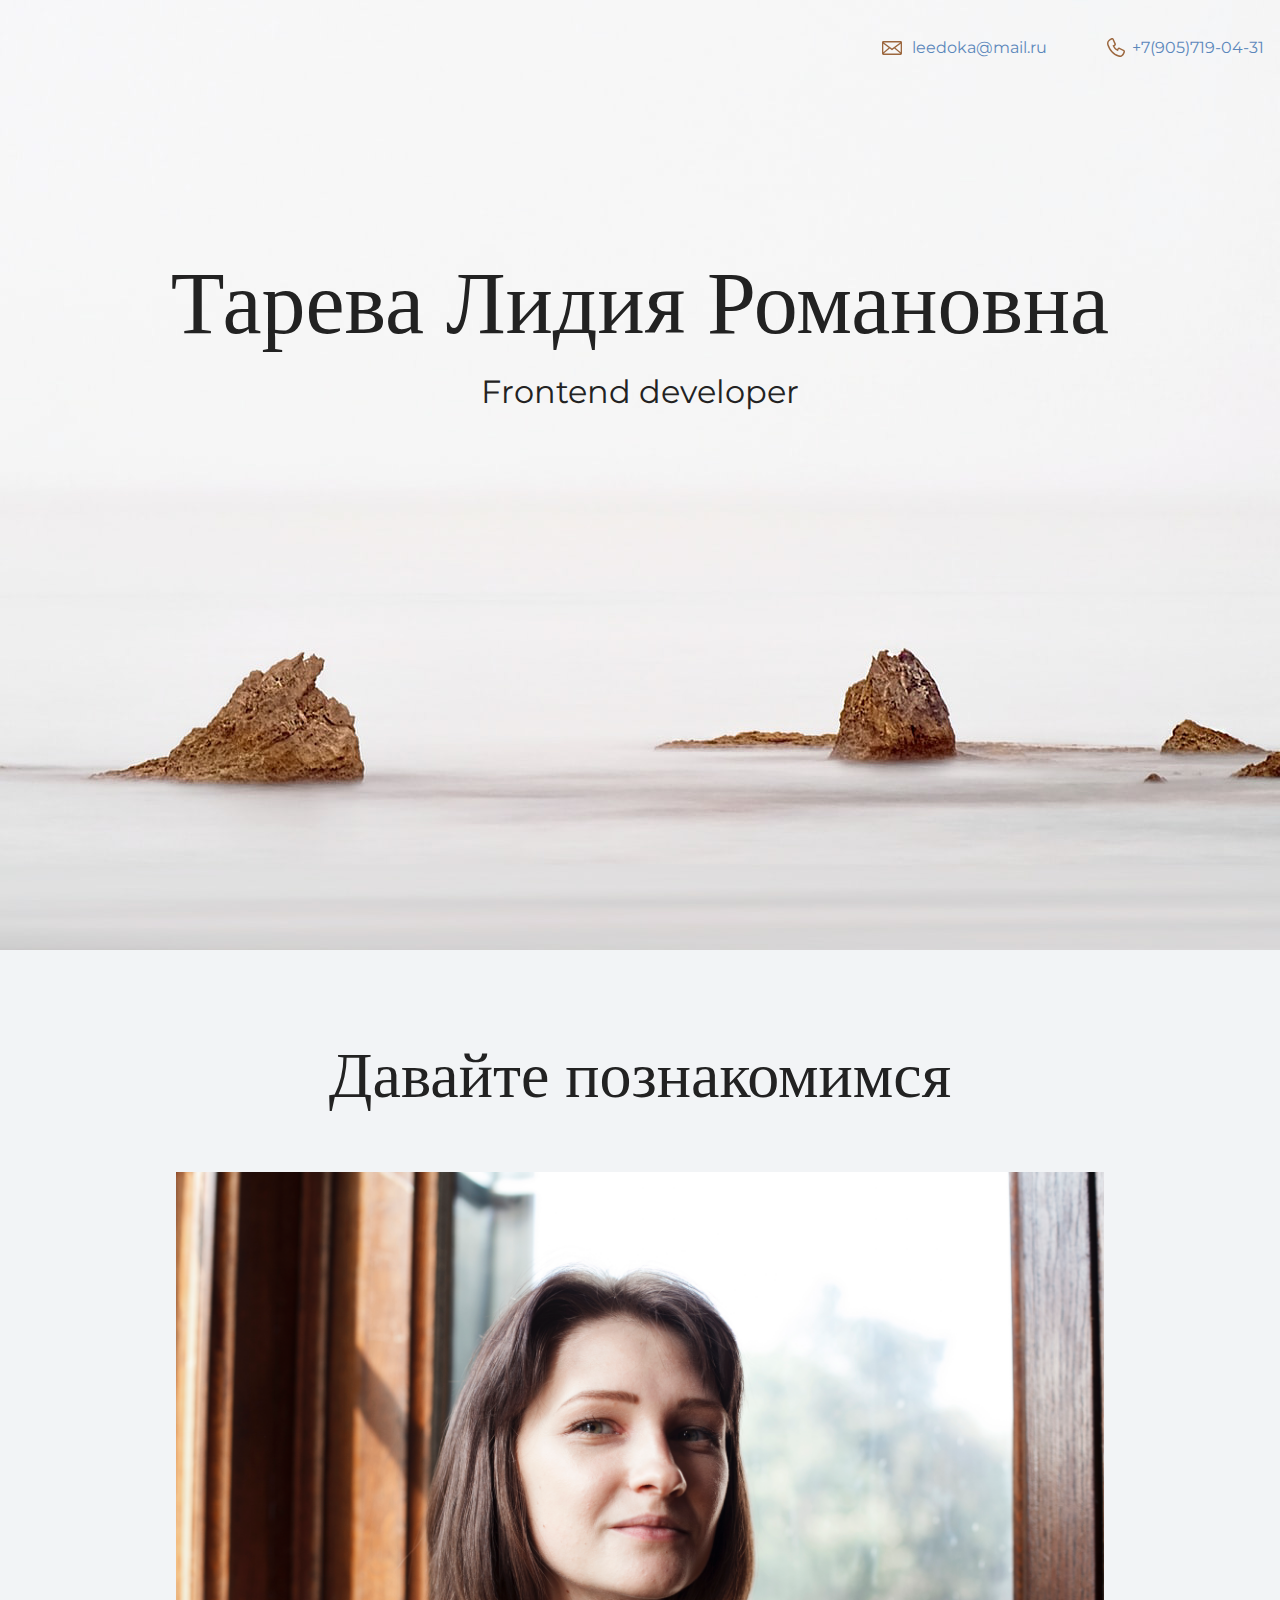
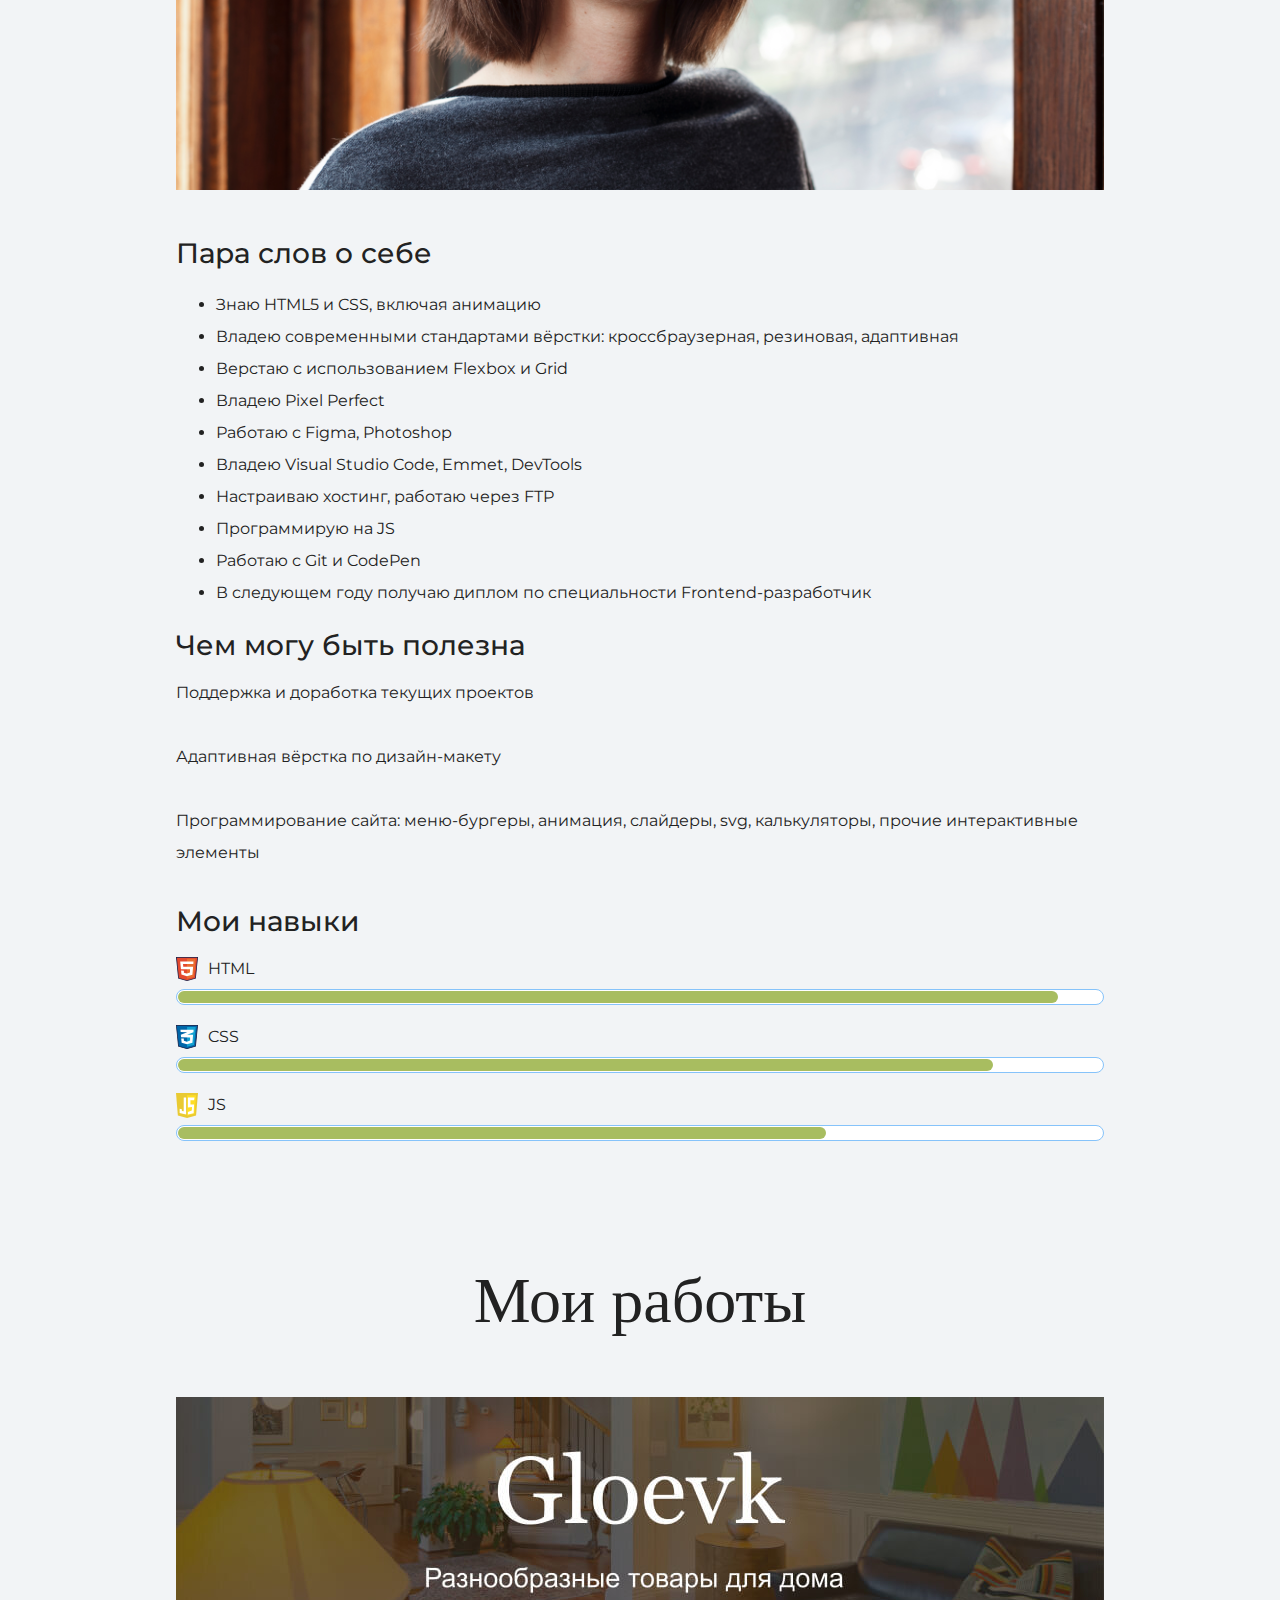
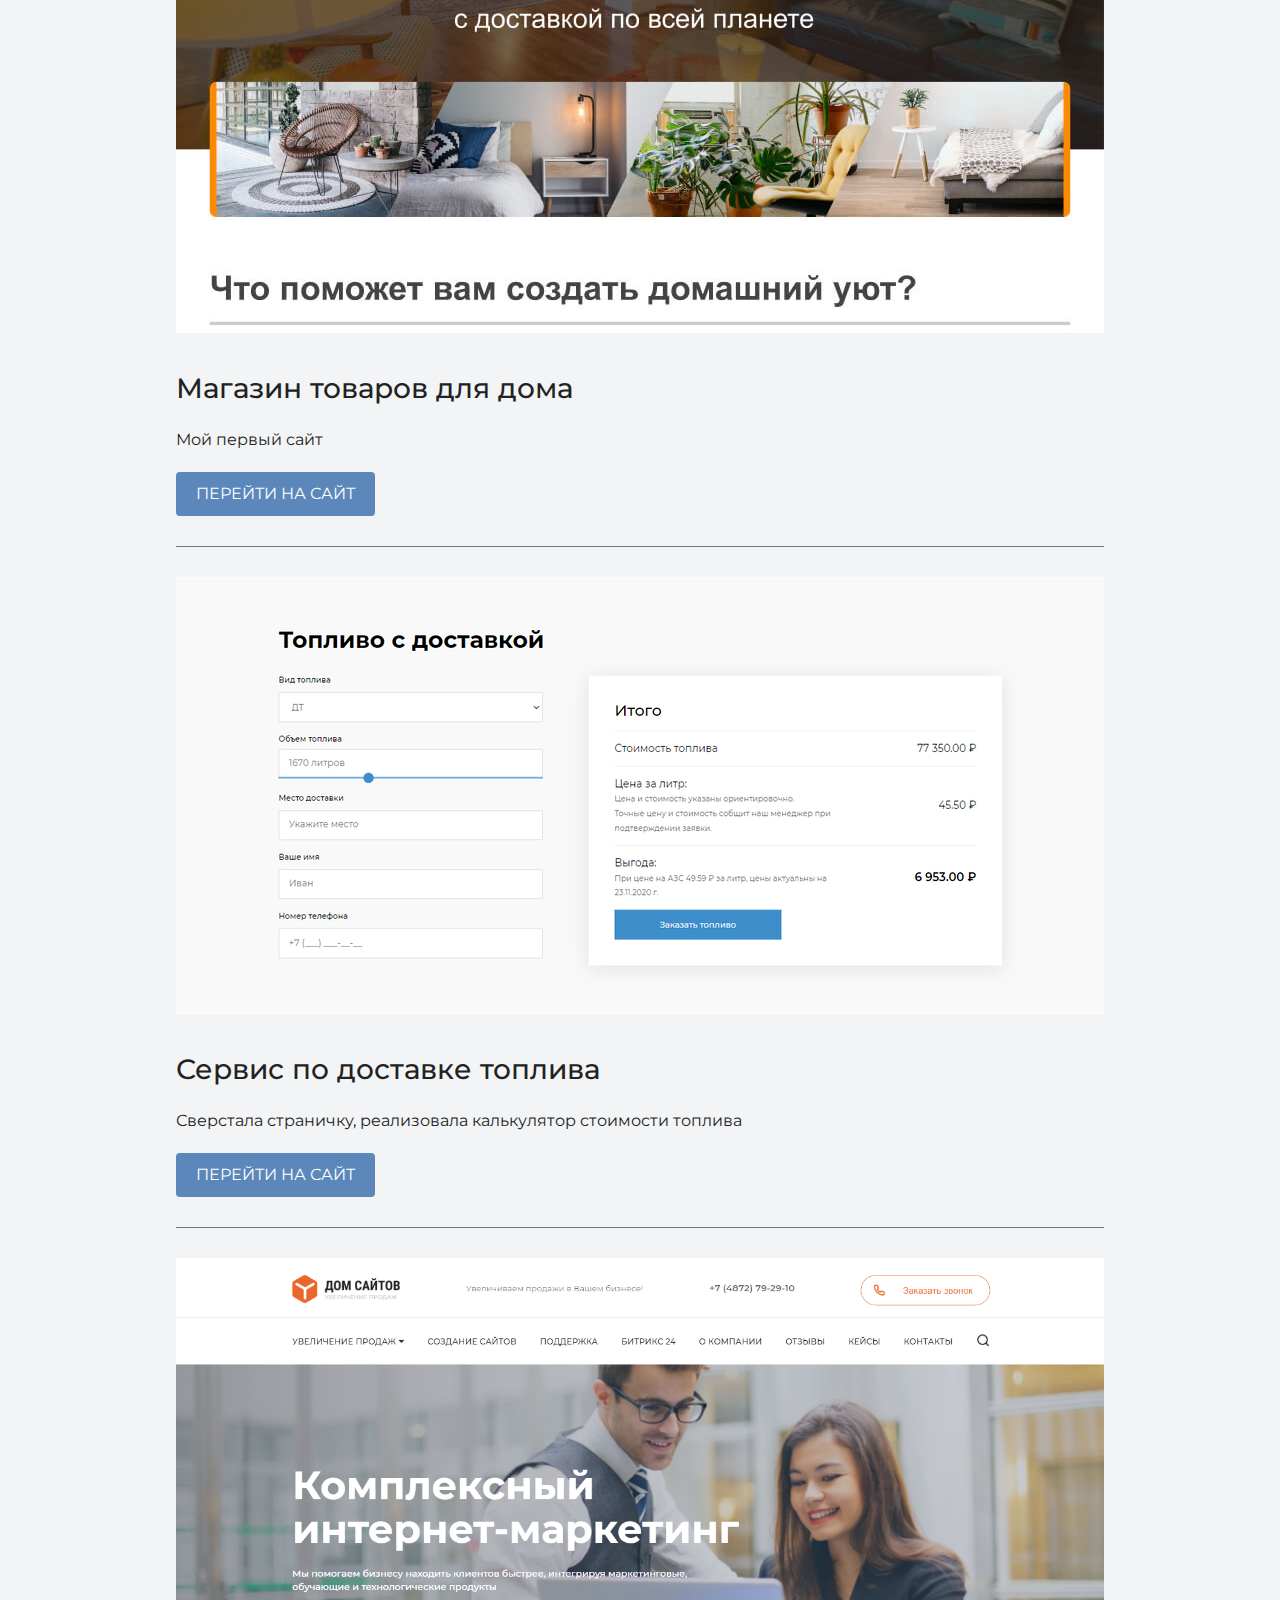
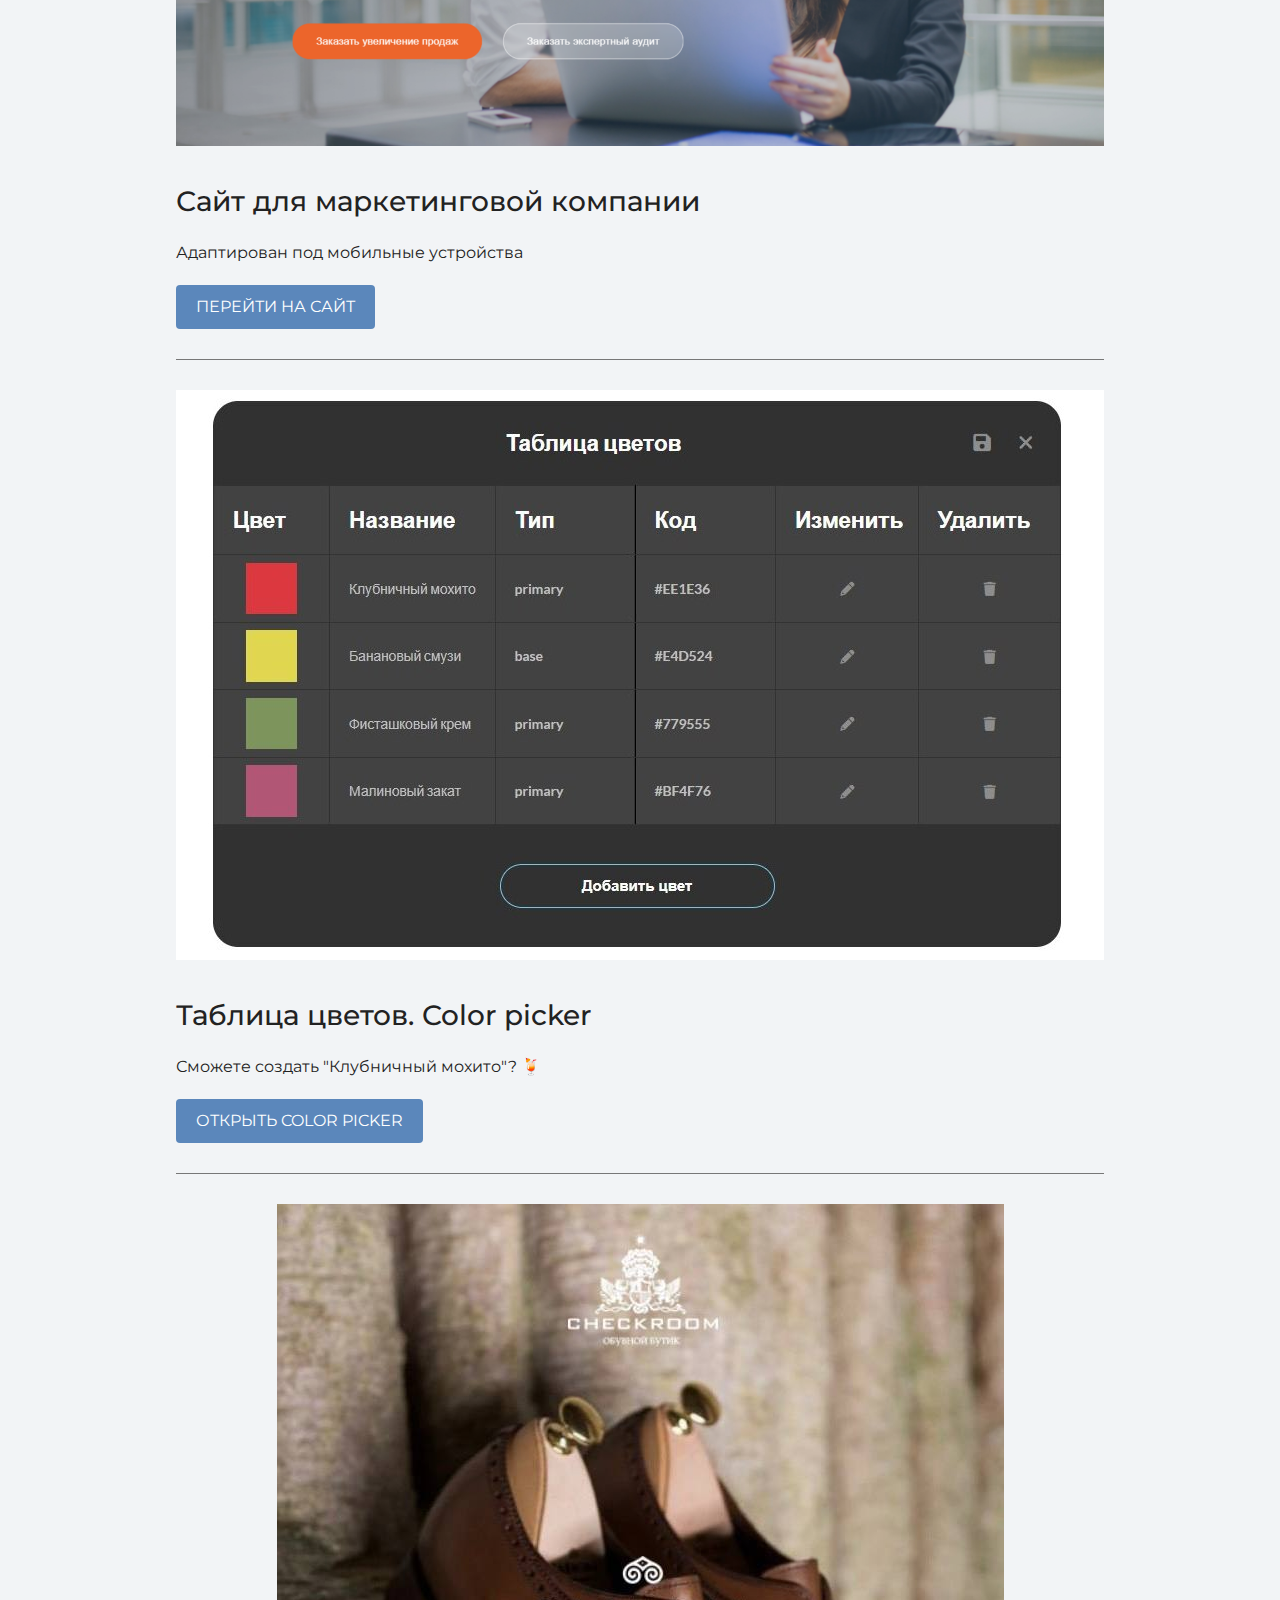
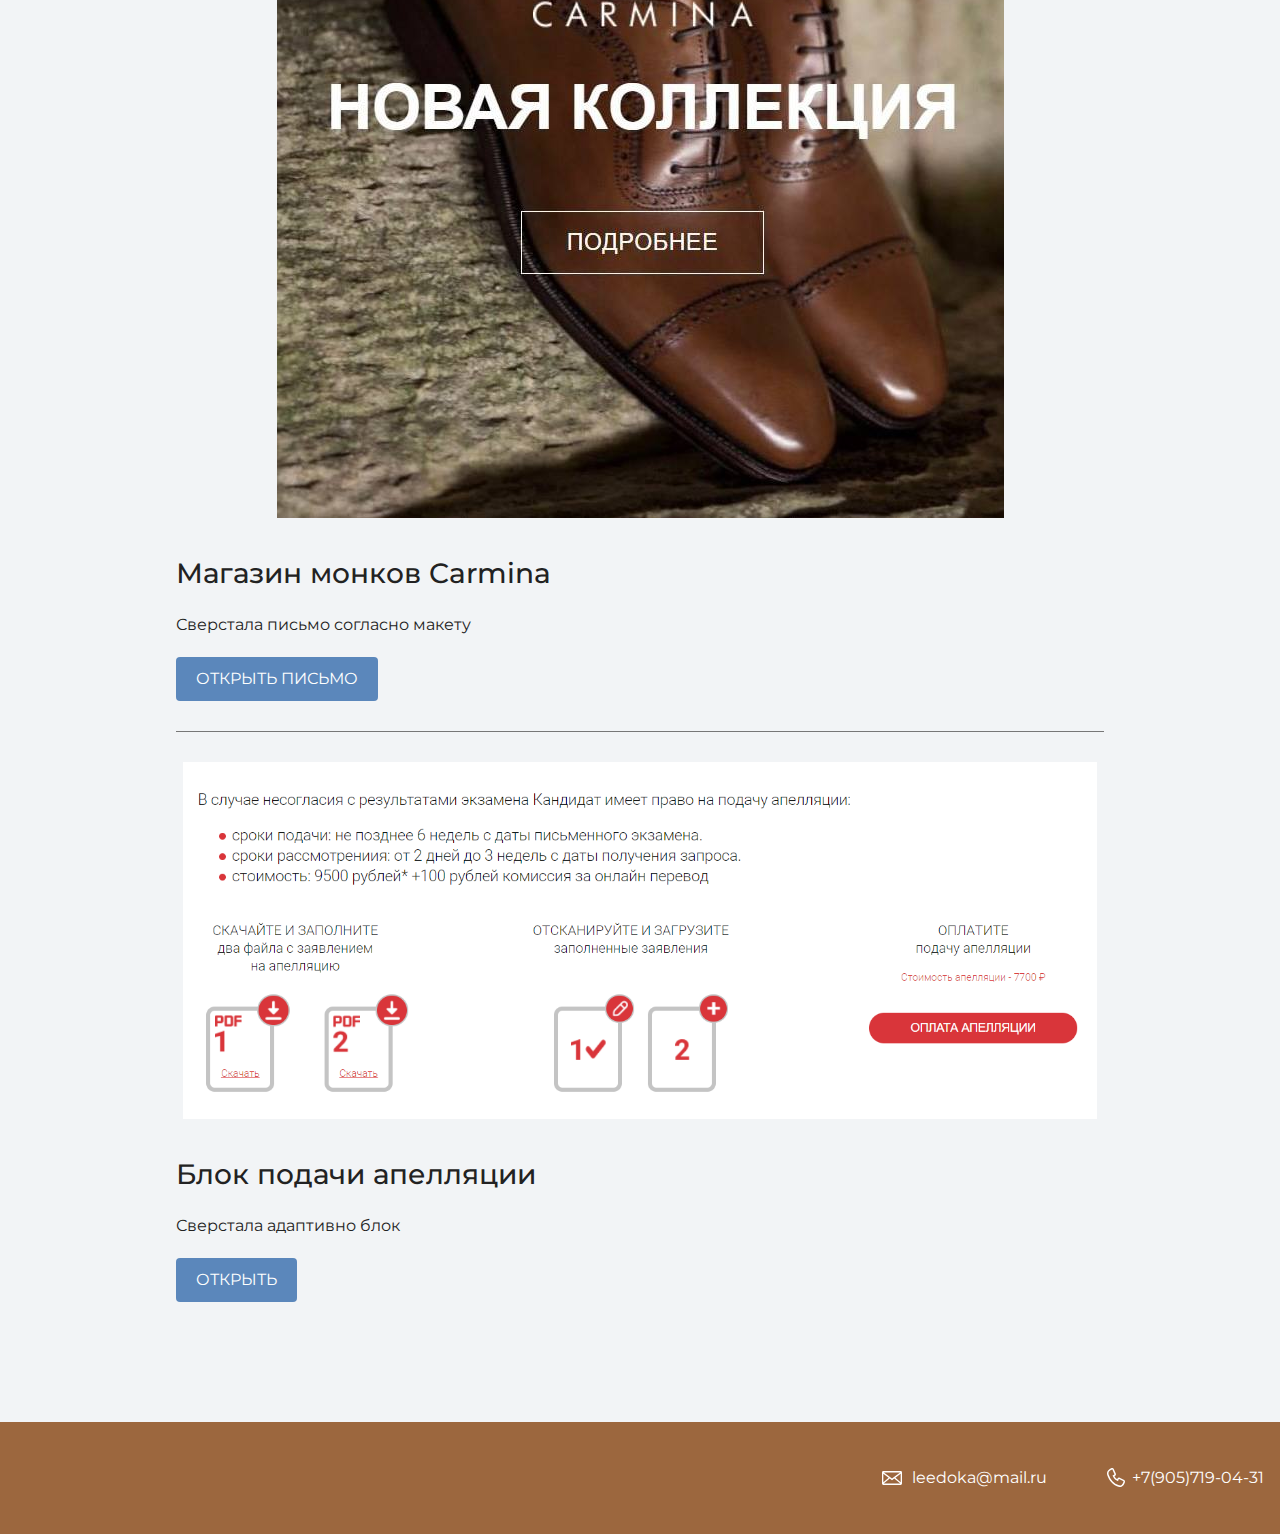
<file: index.html>
<!DOCTYPE html>
<html lang="ru">
  <head>
    <link href="https://fonts.googleapis.com/css?family=Montserrat:400,500,700|Old+Standard+TT&display=swap&subset=cyrillic" rel="stylesheet">
    <meta charset="UTF-8">
    <link rel="stylesheet" href="style.css">
    <title>Портфолио Frontend developer</title>
  </head>

  <body>
    <header class="page-header">
      <div class="container">
        <a class="header-email" href="mailto:leedoka@mail.ru">leedoka@mail.ru</a>
        <a class="header-phone" href="tel:+79057190431">+7(905)719-04-31</a></div>
    </header>

    <section class="hero-image">
      <div class="container">
      <h1 class="heading">Тарева Лидия Романовна</h1>
      <p>Frontend developer</p></div>
    </section>

    <section class="intro">
      <div class="container">
      <h2 class="subheading">Давайте познакомимся</h2>
      <figure class="user-image">
        <img src="files/user.jpg" width="928" height="618" alt="Фотография меня">
      </figure>
      <h3>Пара слов о себе</h3>
      <ul>
        <li>Знаю HTML5 и CSS, включая анимацию</li>
        <li>Владею современными стандартами вёрстки: кроссбраузерная, резиновая, адаптивная</li>
        <li>Верстаю с использованием Flexbox и Grid</li>
        <li>Владею Pixel Perfect</li>
        <li>Работаю с Figma, Photoshop</li>
        <li>Владею Visual Studio Code, Emmet, DevTools</li>
        <li>Настраиваю хостинг, работаю через FTP</li>
        <li>Программирую на JS</li>
        <li>Работаю с Git и CodePen</li>
        <li>В следующем году получаю диплом по специальности Frontend-разработчик</li>
      </ul>
      <h3>Чем могу быть полезна</h3>
      <p>Поддержка и доработка текущих проектов</p>
      <p>Адаптивная вёрстка по дизайн-макету</p>
      <p>Программирование сайта: меню-бургеры, анимация, слайдеры, svg, калькуляторы, прочие интерактивные элементы</p>
    </div>
    <div class="container">
    <h3>Мои навыки</h3>
    <dl class="skills-list">
      <dt class="skill-html">HTML</dt>
      <dd class="level"><div style="width: 95%;">95%</div></dd>
      <dt class="skill-css">CSS</dt>
      <dd class="level"><div style="width: 88%;">88%</div></dd>
      <dt class="skill-js">JS</dt>
      <dd class="level"><div style="width: 70%;">70%</div></dd>
      </dl>
    </div>
    </section>
    <section class="portfolio">
      <div class="container">
        <h2 class="subheading">Мои работы</h2>
        <figure class="project-image">
          <img src="files/project.jpg" width="928" height="536" alt="Скриншот сайта магазина товаров для дома">
        </figure>
        <h3>Магазин товаров для дома</h3>
        <p>Мой первый сайт</p>
        <a class="button" href="source/project-gloevk/index.html">Перейти на сайт</a>

        <div class="divider"></div>

        <figure class="project-image">
          <img src="files/screen_site.png" width="928" height="437" alt="Скриншот сайта Процессинг24">
        </figure>
        <h3>Сервис по доставке топлива</h3>
        <p>Сверстала страничку, реализовала калькулятор стоимости топлива</p>
        <a class="button" href="source/processing24/index.html">Перейти на сайт</a>

        <div class="divider"></div>

        <figure class="project-image">
          <img src="files/house-of-sites-1600.png" width="928" height="488" alt="Скриншот сайта Дом сайтов">
        </figure>
        <h3>Сайт для маркетинговой компании</h3>
        <p>Адаптирован под мобильные устройства</p>
        <a class="button" href="source/house-of-sites/index.html">Перейти на сайт</a>

        <div class="divider"></div>

        <figure class="project-image">
          <img src="files/color-table.jpg" width="928" height="570" alt="Скриншот таблицы цветов">
        </figure>
        <h3>Таблица цветов. Color picker</h3>
        <p>Сможете создать "Клубничный мохито"? 🍹</p>
        <a class="button" href="source/color_table/table.html">Открыть color picker</a>

        <div class="divider"></div>

        <figure class="project-image">
          <img src="files/photo_monks.jpg" width="727" height="914" alt="Скриншот магазина монков">
        </figure>
        <h3>Магазин монков Carmina</h3>
        <p>Сверстала письмо согласно макету</p>
        <a class="button" href="source/monks/index.html">Открыть письмо</a>

        <div class="divider"></div>

        <figure class="project-image">
          <img src="files/block.png" width="914"" height="357" alt="Скриншот блока подачи апелляции">
        </figure>
        <h3>Блок подачи апелляции</h3>
        <p>Сверстала адаптивно блок</p>
        <a class="button" href="source/block/index.html">Открыть</a>

      </div>
    </section>

    <footer class="page-footer">
      <div class="container">
        <a class="footer-email"
        href="mailto:leedoka@mail.ru">leedoka@mail.ru</a>
        <a class="footer-phone"
        href="tel:+79057190431">+7(905)719-04-31</a></div>
    </footer>
  </body>
</html>
</file>
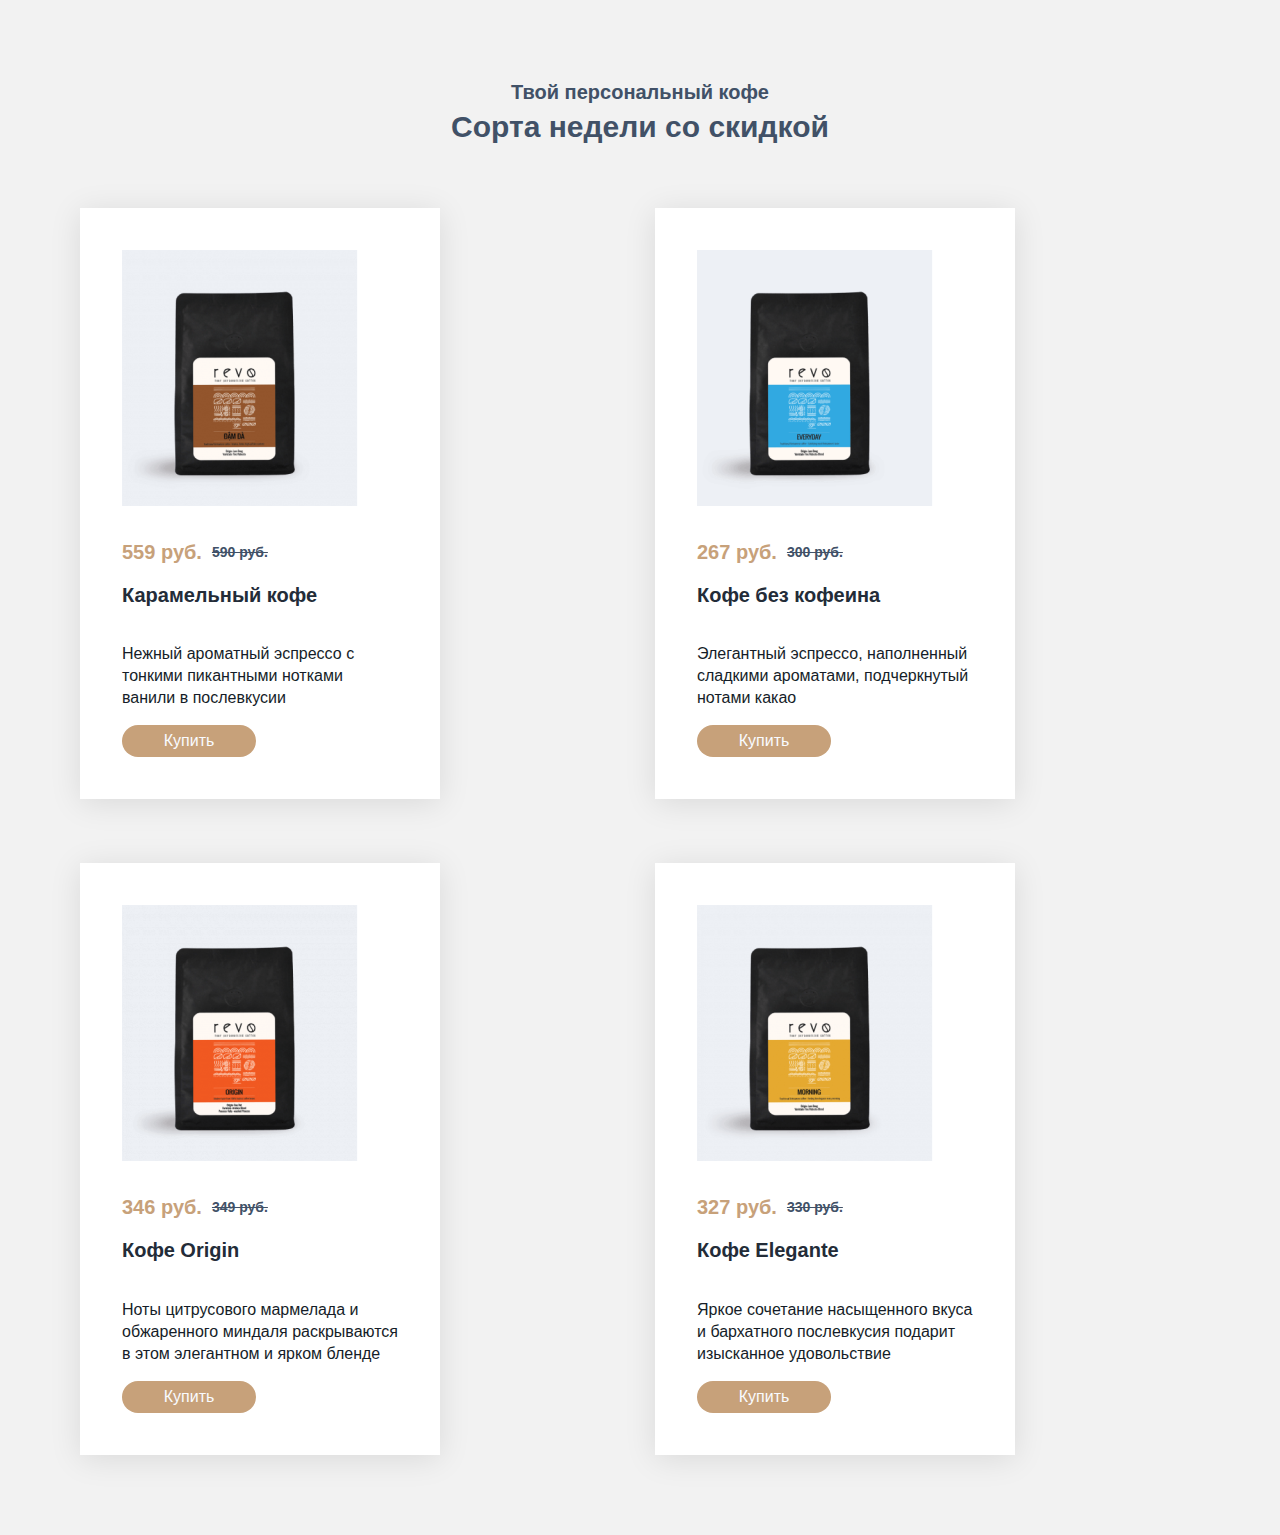
<file: webbuster/index.html>
<!DOCTYPE html>
<html lang="ru">
<head>
  <meta charset="UTF-8">
  <meta http-equiv="X-UA-Compatible" content="IE=edge">
  <meta name="viewport" content="width=device-width, initial-scale=1.0">
  <link rel="stylesheet" href="css/normalize.css">
  <link rel="stylesheet" href="css/style.css">
  <link rel="icon" type="image/x-icon" href="favicon.ico">
  <title>Coffee</title>
  <!-- Yandex.Metrika counter -->
  <script type="text/javascript" >
    (function(m,e,t,r,i,k,a){m[i]=m[i]||function(){(m[i].a=m[i].a||[]).push(arguments)};
    m[i].l=1*new Date();
    for (var j = 0; j < document.scripts.length; j++) {if (document.scripts[j].src === r) { return; }}
    k=e.createElement(t),a=e.getElementsByTagName(t)[0],k.async=1,k.src=r,a.parentNode.insertBefore(k,a)})
    (window, document, "script", "https://mc.yandex.ru/metrika/tag.js", "ym");

    ym(91071975, "init", {
        clickmap:true,
        trackLinks:true,
        accurateTrackBounce:true
    });
  </script>
  <noscript><div><img src="https://mc.yandex.ru/watch/91071975" style="position:absolute; left:-9999px;" alt="" /></div></noscript>
  <!-- /Yandex.Metrika counter -->
</head>
<body>
  <section class="coffee__container">

    <div class="slogan">Твой персональный кофе</div>
    <h2 class="title">Сорта недели со скидкой</h2>

    <div class="items__list">

      <article class="coffee__item grow">
        <img class="coffee__image" src="img/caramel.png" alt="Кофе с ароматом карамели" width="236" height="256">
        <div class="coffee__price">
          <div class="actual__price">559 руб.</div>
          <div class="invalid__price">590 руб.</div>
        </div>
        <h3 class="subtitle">Карамельный кофе</h3>
        <p class="coffee__description">Нежный ароматный эспрессо с тонкими пикантными нотками ванили в послевкусии</p>
        <a class="modal_btn" href="#modal">
          <button class="btn btn__to__buy" data-product-name="Карамельный кофе" id="buy__caramel">Купить</button>
        </a>
      </article>

      <article class="coffee__item grow">
        <img class="coffee__image" src="img/decaffeinato.png" alt="Кофе без кофеина" width="236" height="256">
        <div class="coffee__price">
          <div class="actual__price">267 руб.</div>
          <div class="invalid__price">300 руб.</div>
        </div>
        <h3 class="subtitle">Кофе без кофеина</h3>
        <p class="coffee__description">Элегантный эспрессо, наполненный сладкими ароматами, подчеркнутый нотами какао</p>
        <a class="modal_btn" href="#modal">
          <button class="btn btn__to__buy" data-product-name="Кофе без кофеина" id="buy__decaffeinato">Купить</button>
        </a>
      </article>

      <article class="coffee__item grow">
        <img class="coffee__image" src="img/origin.png" alt="Кофе со вкусом Origin" width="236" height="256">
        <div class="coffee__price">
          <div class="actual__price">346 руб.</div>
          <div class="invalid__price">349 руб.</div>
        </div>
        <h3 class="subtitle">Кофе Origin</h3>
        <p class="coffee__description">Ноты цитрусового мармелада и обжаренного миндаля раскрываются в этом элегантном и ярком бленде</p>
        <a class="modal_btn" href="#modal">
          <button class="btn btn__to__buy" data-product-name="Кофе Origin" id="buy__origin">Купить</button>
        </a>
      </article>

      <article class="coffee__item grow">
        <img class="coffee__image" src="img/elegante.png" alt="Кофе Elegante" width="236" height="256">
        <div class="coffee__price">
          <div class="actual__price">327 руб.</div>
          <div class="invalid__price">330 руб.</div>
        </div>
        <h3 class="subtitle">Кофе Elegante</h3>
        <p class="coffee__description">Яркое сочетание насыщенного вкуса и бархатного послевкусия подарит изысканное удовольствие</p>
        <a class="modal_btn" href="#modal">
          <button class="btn btn__to__buy" data-product-name="Кофе Elegante" id="buy__elegante">Купить</button>
        </a>
      </article>

    </div>

    <div class="remodal invisible" data-remodal-id="modal" role="dialog" aria-labelledby="modal1Title" aria-describedby="modal1Desc">
        <button class="remodal__close" id="remodal__close" data-remodal-action="close" aria-label="Close"></button>
        <form class="modal__form" id="form" action="deliver_order_data3.php" method="get">
          <h3 class="subtitle" id="modal1Title">Оставьте ваши контактные данные, и наш консультант свяжется с вами</h3>
          <input class="put__name" type="text" name="name" placeholder="Ваше имя" required>
          <!-- <input class="put__phone" type="tel" name="phone" placeholder="Номер телефона" required> -->
          <input class="put__phone" type="tel" name="phone" pattern="[1-9]{1}[0-9]{9}" title="Укажите 10 цифр телефона" placeholder="Номер телефона" required>
          <input class="put__phone" type="text" name="product" id="product-name" placeholder="Название товара" required>
          <!-- <input class="btn btn__submit" type="submit" name="submit" value="Отправить"> -->
          <button class="btn btn__submit" name="submit" type="submit">Отправить</button>
          <input class="hidden" type="hidden" name="form__data" value="Заявка с сайта">
        </form>
    </div>

  </section>

  <script src="http://ajax.googleapis.com/ajax/libs/jquery/1.11.2/jquery.min.js"></script>
  <script src="js/remodal.min.js"></script>
  <script src="js/script.js"></script>
</body>
</html>
</file>
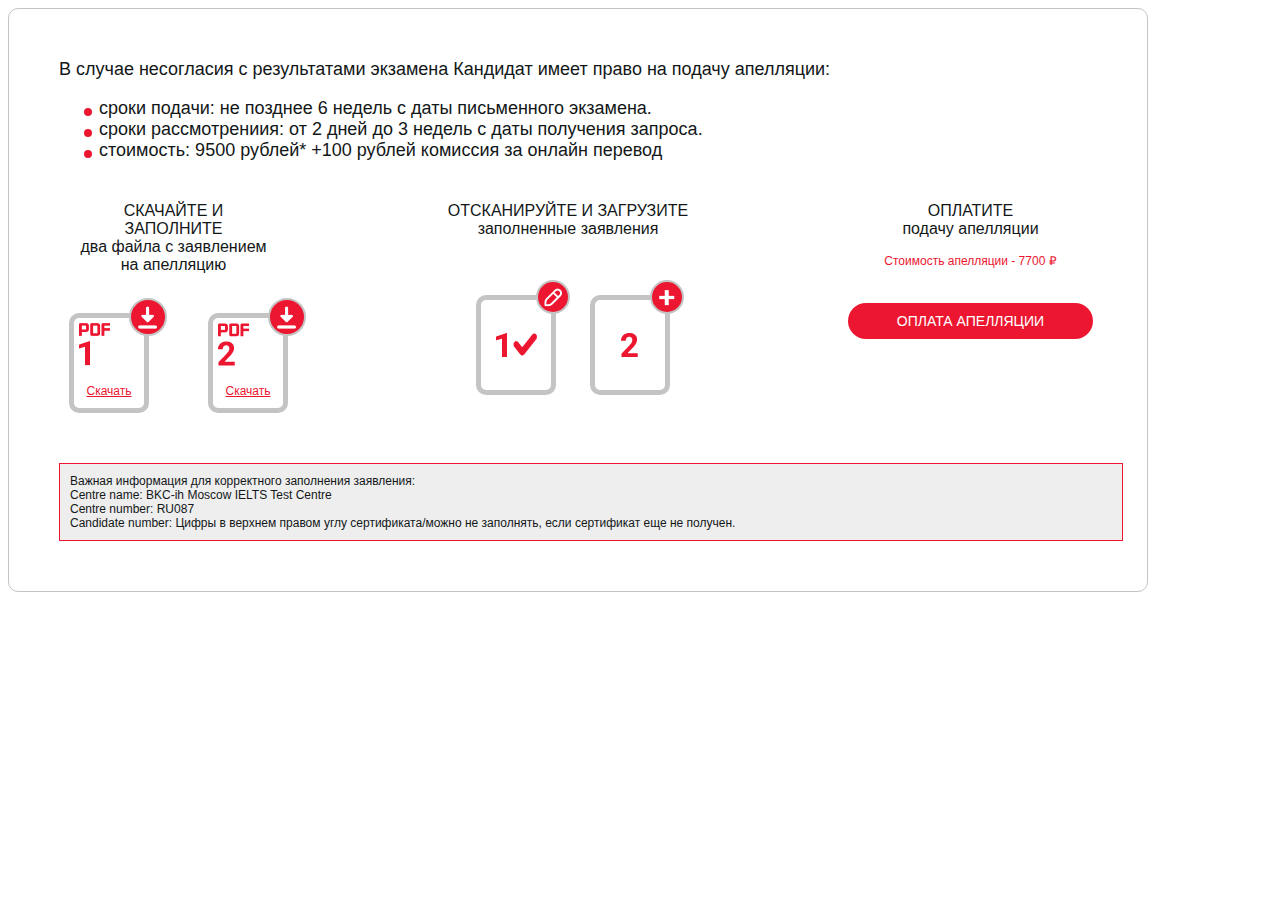
<file: source/block/index.html>
<!DOCTYPE HTML>
<html lang="ru">
  <head>
    <meta charset="utf-8">
    <link rel="stylesheet" href="style.css">
  </head>
  <body>
    <section class="block">
        
        <header>
          <p>В случае несогласия с результатами экзамена Кандидат имеет право на подачу апелляции:</p>
          <ul class="filing-an-appeal">
            <li>сроки подачи: не позднее 6 недель с даты письменного экзамена.</li>
            <li>сроки рассмотрениия: от 2 дней до 3 недель с даты получения запроса.</li>
            <li>стоимость: 9500 рублей* +100 рублей комиссия за онлайн перевод</li>
          </ul>
        </header>

        <main>
            <div class="container download">
                <div class="instruction">
                    <p><span>Скачайте и заполните</span> два файла с заявлением на апелляцию</p>
                </div>
                <div class="forms forms-pdf"> 
                    <div class="form pdf">
                        <a>Скачать</a>
                    </div>
                    <div class="form pdf">
                        <a>Скачать</a>
                    </div>
                </div>
            </div>
            <div class="container upload">
                <div class="instruction">
                    <p><span>Отсканируйте и загрузите</span> заполненные заявления</p>
                    <br>
                </div>
                <div class="forms forms-loading">
                    <div class="form has-file">
                        <form enctype="multipart/form-data">
                            <label for="edit"></label>
                            <input type="file" name="edit" id="edit">
                        </form>
                    </div>
                    <div class="form">
                        <form enctype="multipart/form-data">
                            <label for="file"></label>
                            <input type="file" name="file" id="file">
                        </form>
                    </div>
                </div>
            </div>
            <div class="container payment">
                <div class="instruction">
                    <p><span>Оплатите</span> подачу апелляции</p>
                    <p class="price">Стоимость апелляции - 7700 &#8381;</p>
                </div>
                <button>Оплата апелляции</button>
            </div>
        </main>
    
        <footer>
            <p>Важная информация для корректного заполнения заявления:<br>
            Centre name: BKC-ih Moscow IELTS Test Centre<br>
            Centre number: RU087<br>
            Candidate number:  Цифры в верхнем правом углу сертификата/можно не заполнять, если сертификат еще не получен.</p>
        </footer>
 
    </section>
  </body>
</html>
</file>
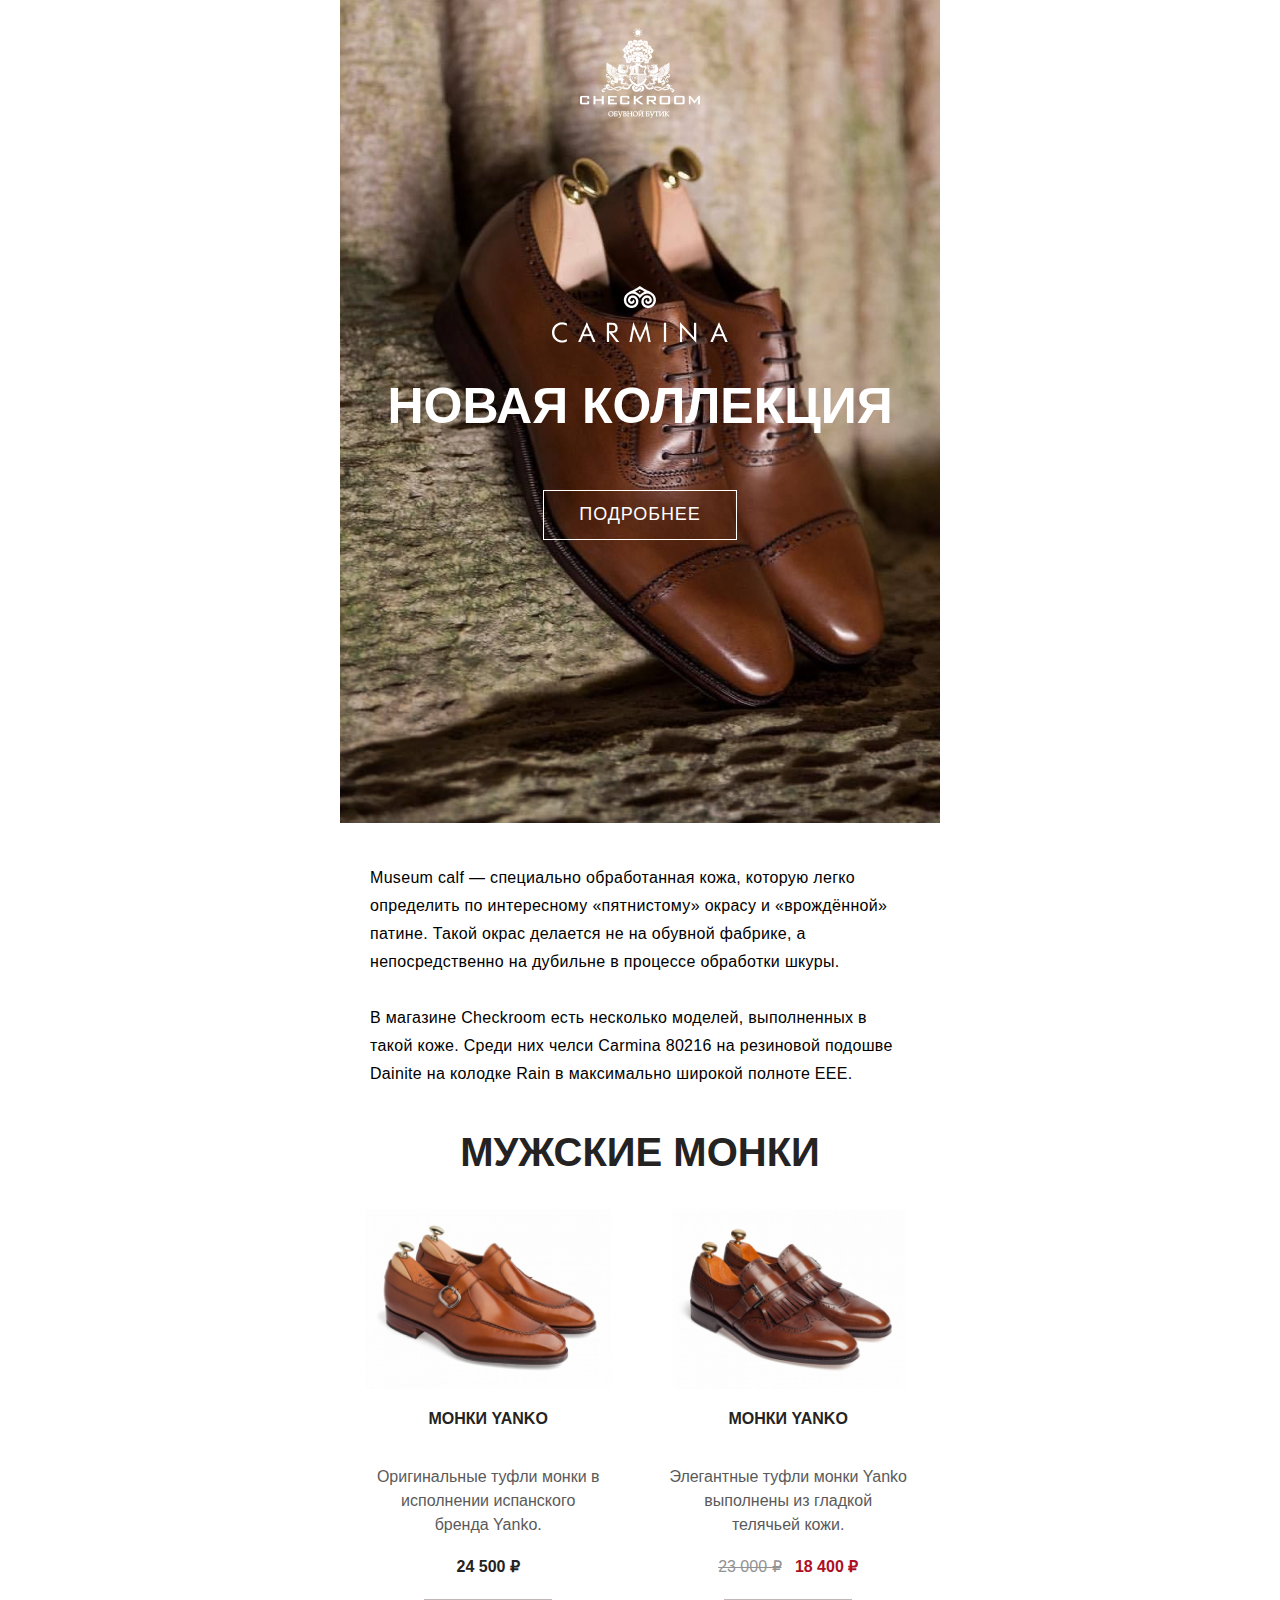
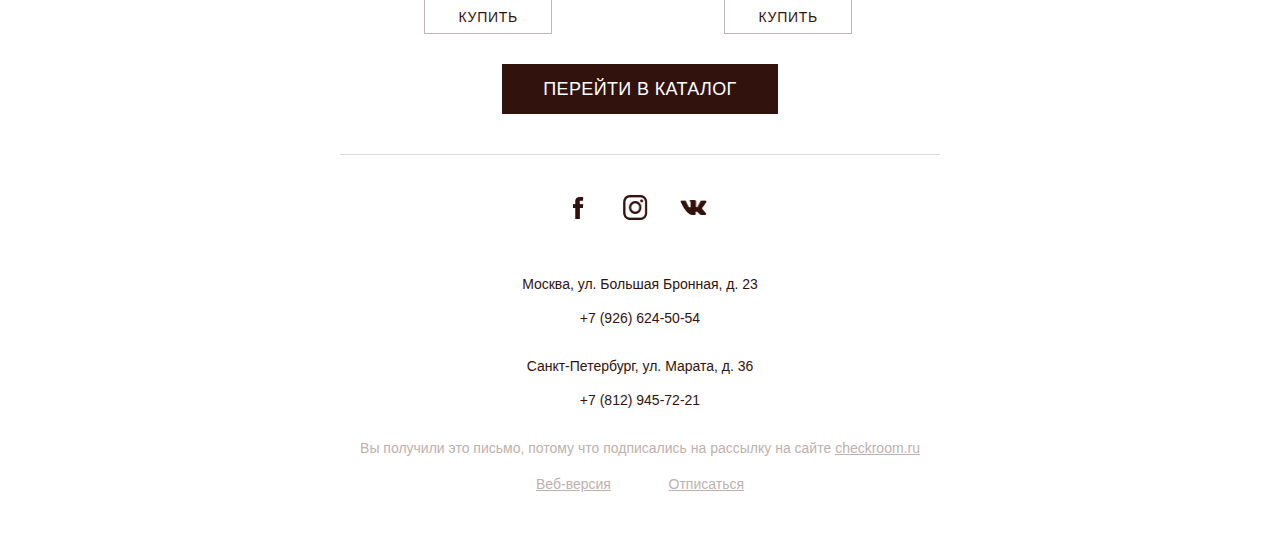
<file: source/monks/index.html>
<!DOCTYPE html>
<html lang="en">
<head>
    <meta charset="UTF-8">
    <meta http-equiv="X-UA-Compatible" content="IE=edge">
    <meta name="viewport" content="width=<device-width>, initial-scale=1.0">
    <title>Document</title>
</head>
<body>
    <div class="page">
        <header>
            <img src="img/logo-new.png" alt="Checkroom" width="120" height="90.57" />
            <img src="img/carmina.png" alt="Carmina" id="carmina" width="176" height="59" />
            <h1>Новая коллекция</h1>
            <button class="detail">Подробнее</button>
        </header>
        <main>
            <div class="content">
                <p>
                    Museum calf &mdash; специально обработанная кожа, которую легко
                    определить по интересному &#171пятнистому&#187 окрасу и &#171врождённой&#187
                    патине. Такой окрас делается не на обувной фабрике,
                    а непосредственно на дубильне в процессе обработки шкуры.
                <br>
                <br>
                    В магазине Checkroom есть несколько моделей, выполненных в такой
                    коже. Среди них челси Carmina 80216 на резиновой подошве Dainite
                    на колодке Rain в максимально широкой полноте ЕЕЕ.
                </p>
            </div>
            <h2>Мужские монки</h2>
            <section class="monks">
                <div class="yanko">
                    <img src="img/image-20.png" alt="Монки Yanko" width="246" height="180" />
                    <h3>Монки Yanko</h3>
                    <p>
                        Оригинальные туфли монки
                        в исполнении испанского бренда Yanko.
                    </p>
                    <p class="no-margin">
                        <span class="price">24 500 &#8381;</span>
                    </p>
                    <button class="buy">Купить</button>
                </div>
                <div class="yanko">
                    <img src="img/image-21.png" alt="Монки Yanko" width="233" height="180" />
                    <h3>Монки Yanko</h3>
                    <p>
                        Элегантные туфли монки Yanko выполнены из гладкой телячьей кожи.
                    </p>
                    <p class="no-margin">
                        <span class="old-price">23 000 &#8381;</span>
                        <span>&nbsp;</span>
                        <span class="new-price">18 400 &#8381;</span>
                    </p>
                    <button class="buy">Купить</button>
                </div>
            </section>
            <div class="catalog">
                <button>Перейти в каталог</button>
            </div>
        </main>  
        <footer>
            <div class="icons">
                <img src="img/Vector.png" alt="Facebook" width="10.23" height="22" />
                <img src="img/Group.png" alt="Instagram" id="instagram" width="25" height="25" />
                <img src="img/Vector3.png" alt="Vk" width="26.67" height="15" />
            </div>
            <div class="contacts">
                <p>Москва, ул. Большая Бронная, д. 23</p>
                <p>+7 (926) 624-50-54</p>
            </div>
            <div class="contacts">
                <p>Санкт-Петербург, ул. Марата, д. 36</p>
                <p>+7 (812) 945-72-21</p>
            </div>
            <div class="site">
                <p>
                    Вы получили это письмо, потому что подписались на рассылку на сайте <a href="checkroom.ru">checkroom.ru</a>
                </p>
            </div>
            <div class="link">
                <a href="#">Веб-версия</a>
                <a href="#">Отписаться</a>
            </div>
        </footer>
    </div>
    <style>
        * {
    box-sizing: border-box;
}

body, html {
    width: 100%;
    height: 100%;
    margin: 0;
    padding: 0;
}

.page {
    max-width: 600px;
    width: 100%;
    margin-left: auto;
    margin-right: auto;
}

header {
    background-image: url("img/image-61.png");
    width: 100%;
    height: 823px;
    display: flex;
    align-items: center;
    flex-direction: column;
    padding-top: 27px;
}

#carmina {
    margin-top: 168.43px;
}

h1 {
    font-family: 'Helvetica';
    font-style: normal;
    font-weight: 700;
    font-size: 50px;
    line-height: 57px;
    text-align: center;
    text-transform: uppercase;
    color: #FFFFFF;
}

.detail {
    border: 1px solid #FFFFFF;
    width: 194px;
    height: 50px;
    font-family: 'Helvetica';
    font-style: normal;
    font-weight: 400;
    font-size: 18px;
    line-height: 21px;
    text-align: center;
    letter-spacing: 0.05em;
    text-transform: uppercase;
    color: #FFFFFF;
    background-color: transparent;
    margin-top: 21px;
}

.content {
    width:calc(100% - 60px);
    margin: 41px auto 40px auto;
}

.content p {
    font-family: 'Helvetica';
    font-style: normal;
    font-weight: 300;
    font-size: 16px;
    line-height: 28px;
    letter-spacing: 0.02em;
    color: #000000;
}

h2 {
    font-family: 'Helvetica';
    font-style: normal;
    font-weight: 700;
    font-size: 40px;
    line-height: 120%;
    text-align: center;
    color: #242322;
    text-transform: uppercase;
}

.monks {
    display: flex;
}

.yanko {
    display: flex;
    flex-direction: column;
    align-items: center;
}

h3 {
    font-family: 'Helvetica';
    font-style: normal;
    font-weight: 700;
    font-size: 16px;
    line-height: 28px;
    text-align: center;
    color: #242322;
    text-transform: uppercase;
    margin-bottom: 16px;
}

.yanko p {
    font-family: 'Helvetica';
    font-style: normal;
    font-weight: 400;
    font-size: 16px;
    line-height: 24px;
    text-align: center;
    color: #5A5A5A;
    margin-bottom: 18px;
}

.monks .yanko .no-margin {
    margin: 0;
}

.monks > .yanko > p {
    padding: 0 32px;
}

.price {
    font-family: 'Helvetica';
    font-style: normal;
    font-weight: 700;
    font-size: 16px;
    line-height: 24px;
    text-align: center;
    color: #242322;
}

.old-price {
    font-family: 'Helvetica';
    font-style: normal;
    font-weight: 400;
    font-size: 16px;
    line-height: 24px;
    text-align: center;
    text-decoration-line: line-through;
    color: #939393;
}

.new-price {
    font-family: 'Helvetica';
    font-style: normal;
    font-weight: 700;
    font-size: 16px;
    line-height: 24px;
    text-align: center;
    color: #AE0E24;
}

.buy {
    width: 128px;
    height: 35px;
    border: 1px solid rgba(50, 18, 13, 0.3);
    background-color: transparent;
    font-family: 'Helvetica';
    font-style: normal;
    font-weight: 400;
    font-size: 14px;
    line-height: 16px;
    text-align: center;
    letter-spacing: 0.05em;
    text-transform: uppercase;
    color: #32120D;
    margin-top: 20px;
}

.catalog button {
    width: 276px;
    height: 50px;
    background: #32120D;
    border: 1px solid #32120D;
    font-family: 'Helvetica';
    font-style: normal;
    font-weight: 400;
    font-size: 18px;
    line-height: 21px;
    text-align: center;
    letter-spacing: 0.02em;
    text-transform: uppercase;
    color: #FFFFFF;
    margin-top: 30px;
    margin-bottom: 40px;
}

div.catalog {
    display: flex;
    justify-content: center;
}

footer {
    border-top: 1px solid #DCDCDC;
    display: flex;
    flex-direction: column;
}

.icons {
    display: flex;
    justify-content: center;
    align-items: center;
    margin-top: 40px;
    margin-bottom: 40px;
}

#instagram {
    margin-left: 39px;
    margin-right: 32.5px;
}

.contacts {
    margin-left: auto;
    margin-right: auto;
    text-align: center;
    font-family: 'Helvetica';
    font-style: normal;
    font-weight: 400;
    font-size: 14px;
    line-height: 20px;
    color: #32120D;
}

.site, .site a {
    font-family: 'Helvetica';
    font-style: normal;
    font-weight: 400;
    font-size: 14px;
    line-height: 20px;
    text-align: center;
    color: #BEB1AE;
}

.link {
    display: flex;
    justify-content: space-between;
    align-items: center;
    width: 208px;
    height: 24px;
    margin-left: auto;
    margin-right: auto;
    margin-bottom: 40px;
}
    
.link a {
    font-family: 'Helvetica';
    font-style: normal;
    font-weight: 400;
    font-size: 14px;
    line-height: 24px;
    text-align: center;
    text-decoration-line: underline;
    color: #BEB1AE; 
}

@media screen and (max-width: 375px) {
    .page {
        max-width: 375px;
        width: 100%;
    }
    
    header {
        width: 100%;
        background-position: center;
    }
    
    #carmina {
        margin-top: 209px;
    }
    
    .content {
        width:calc(100% - 30px);
    }

    h2 {
        padding-left: 12px;
        padding-right: 12px;
    }
    
    .monks {
        flex-direction: column;
    }
    
    .monks > .yanko {
        margin-bottom: 15px;
    }

    h3 {
        display: none;
    }
    
    .monks > .yanko > p {
        padding: 0;
    }
}
    </style>
</body>
</html>
</file>
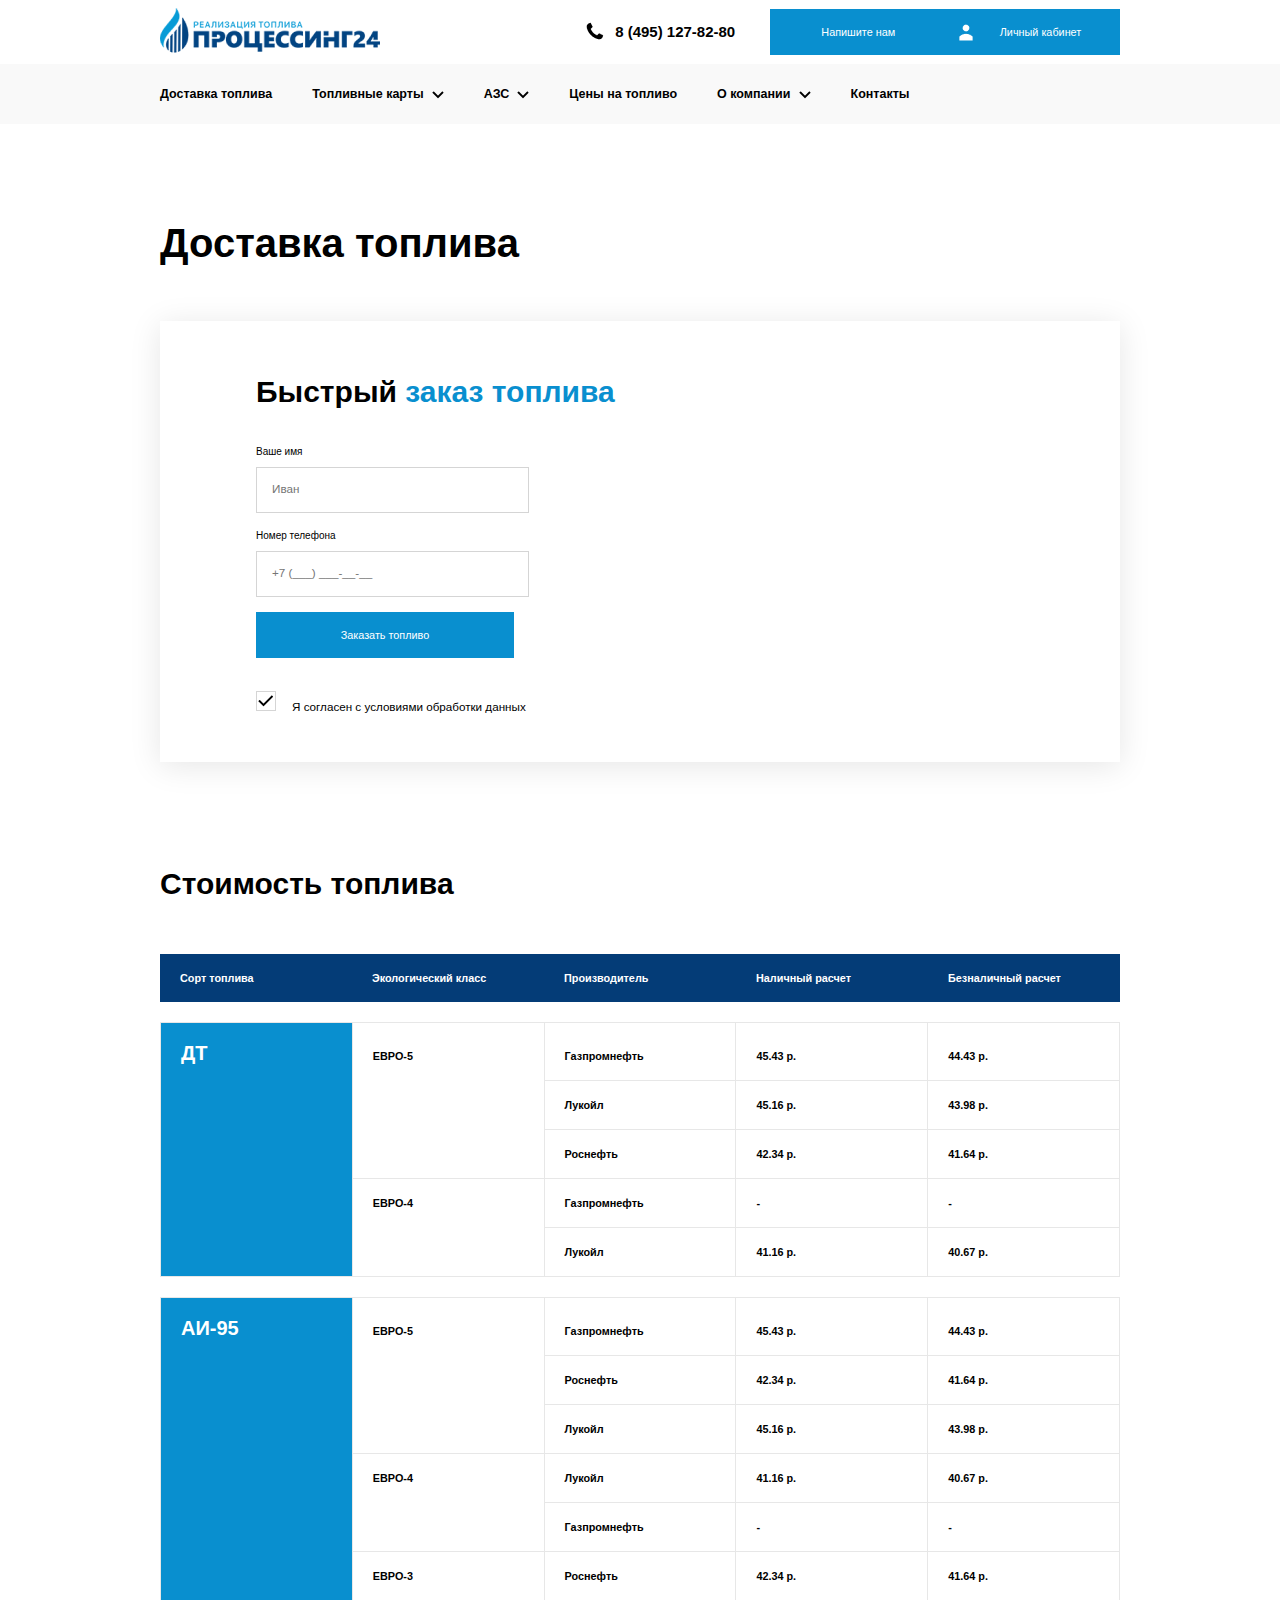
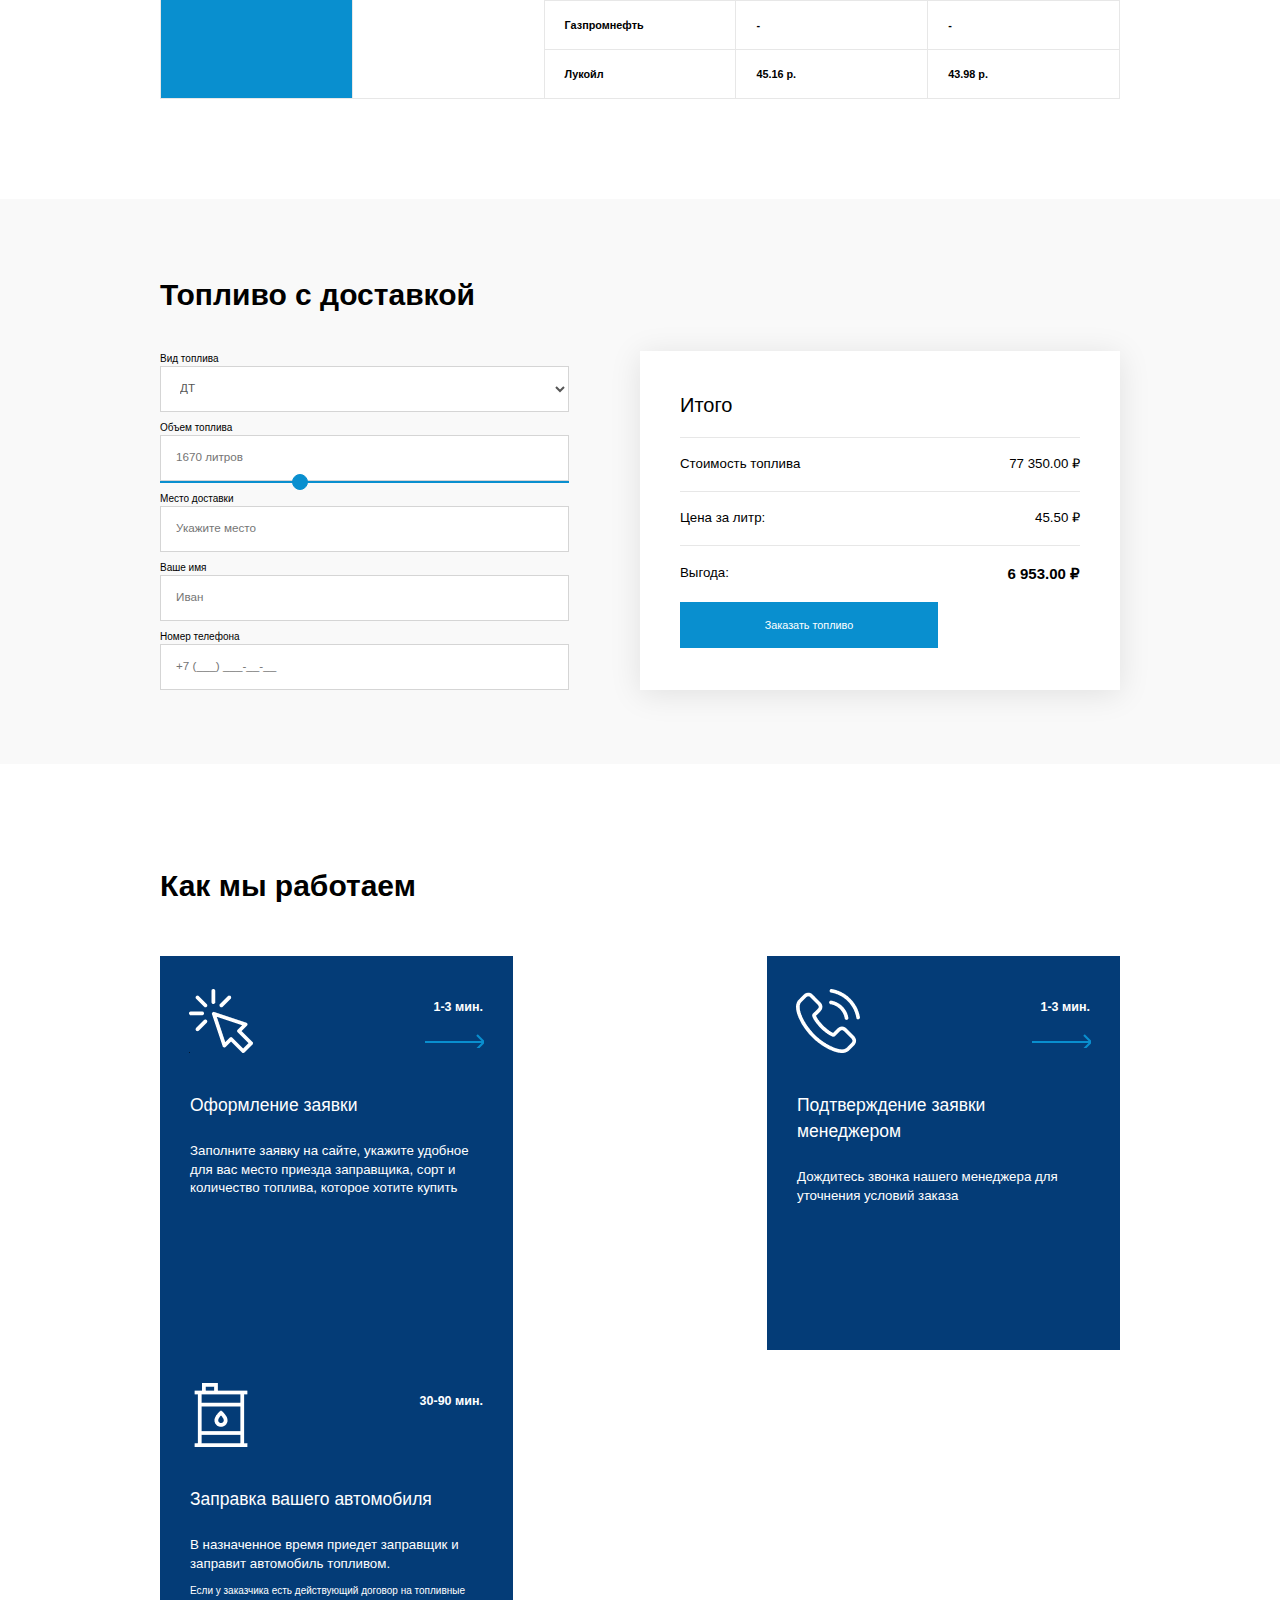
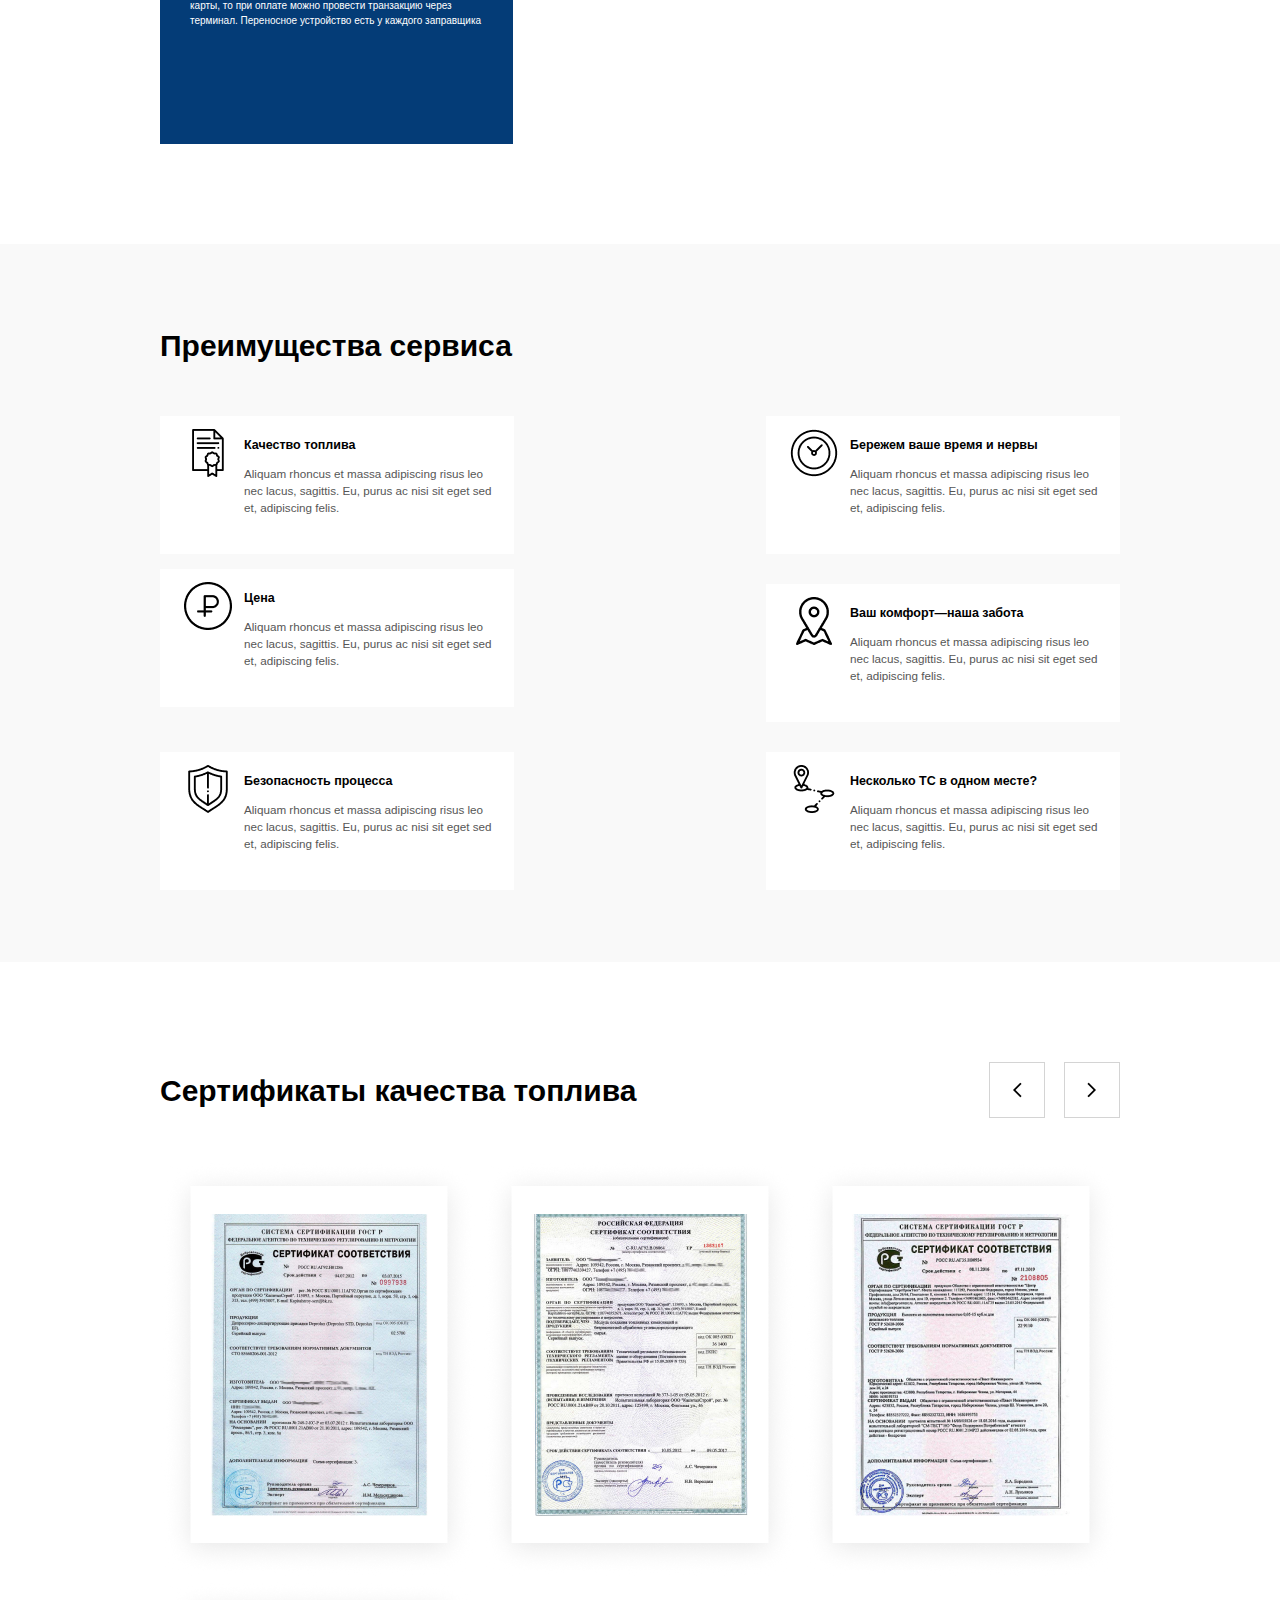
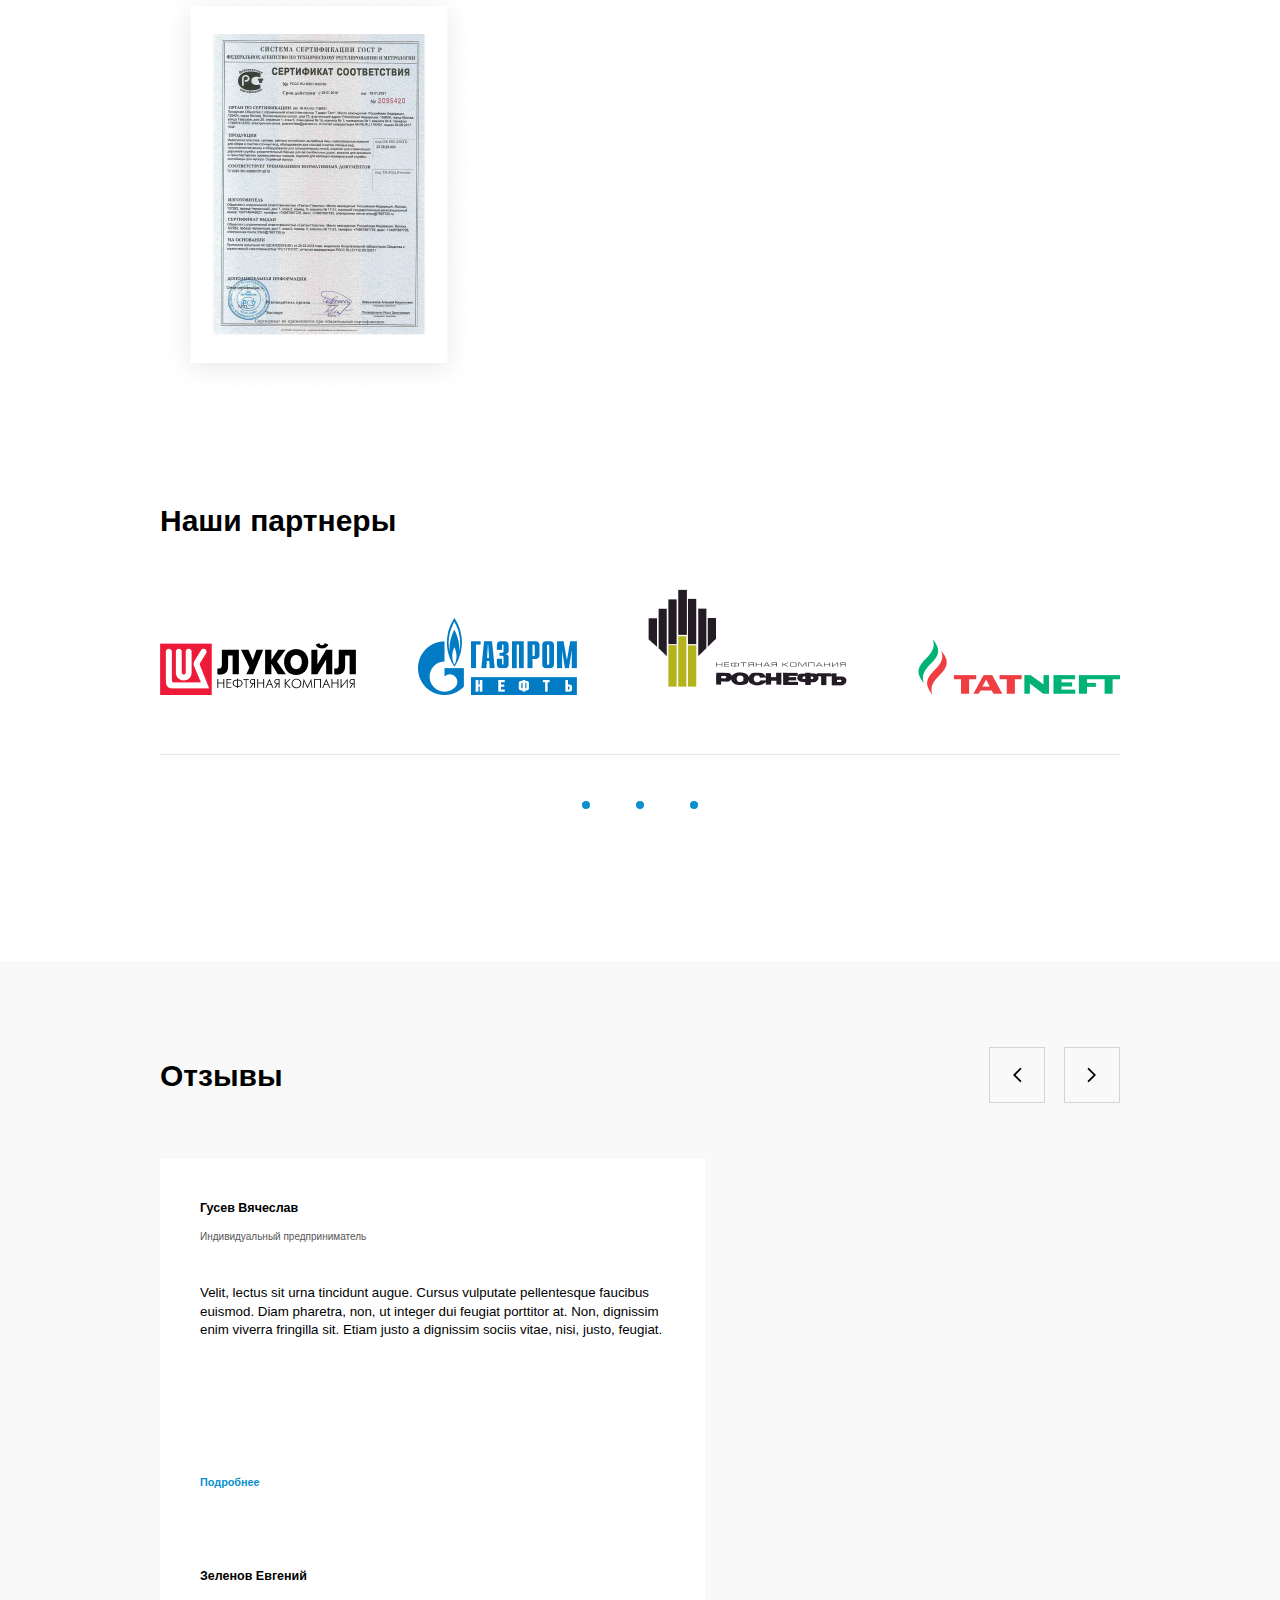
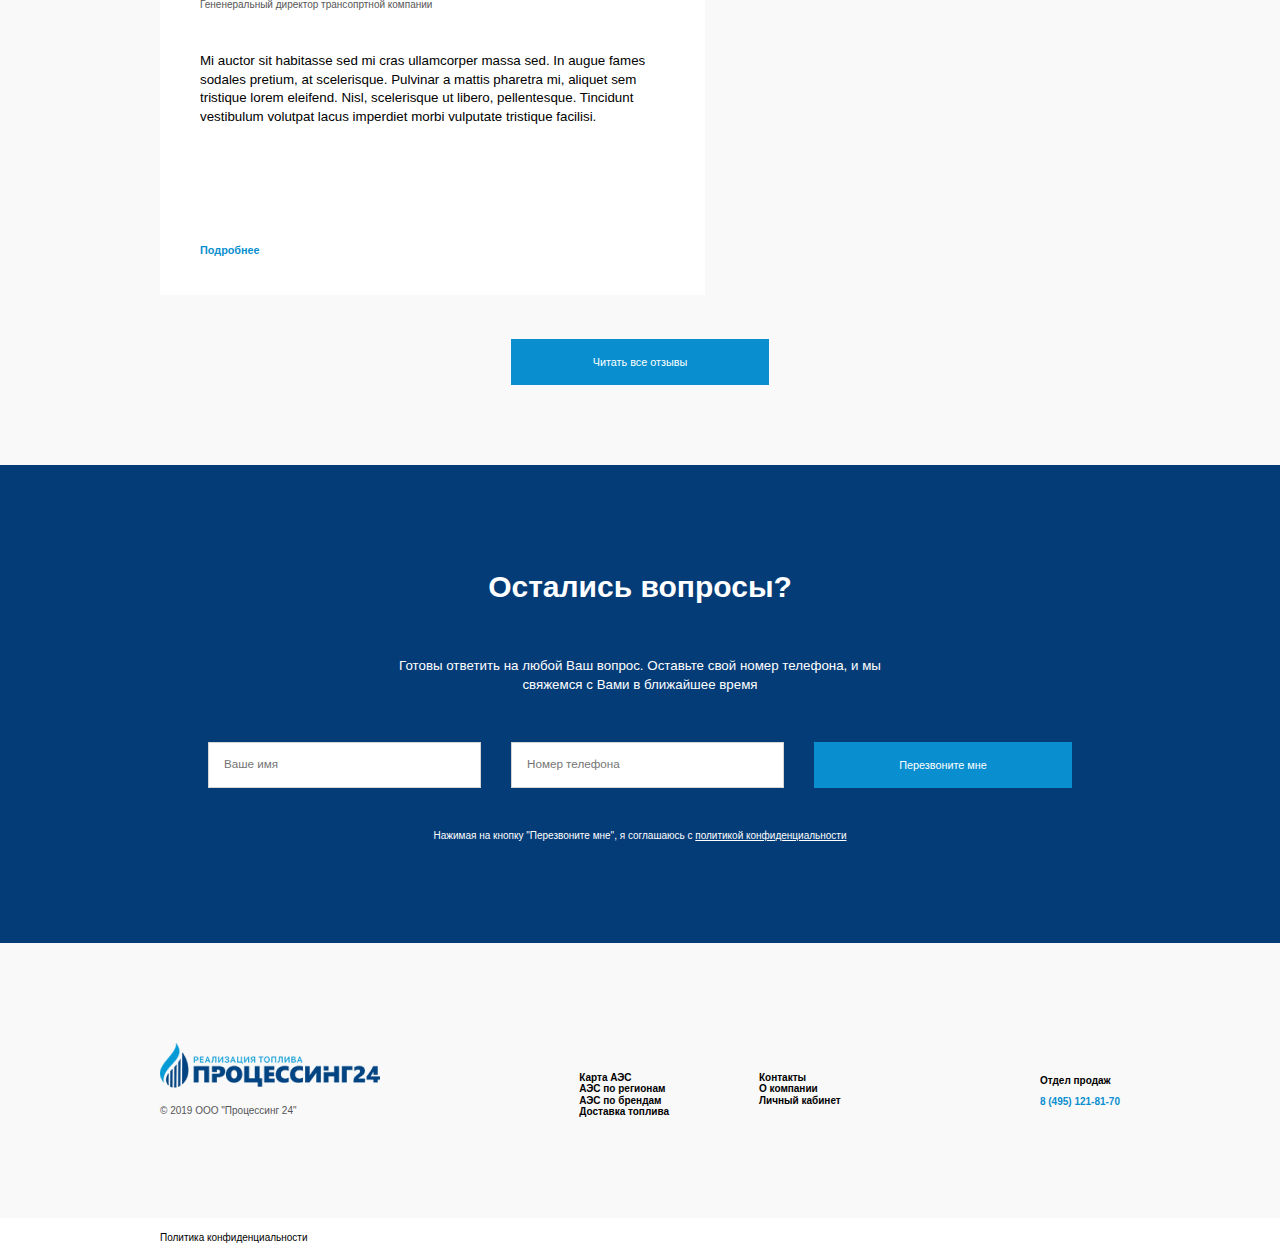
<file: source/processing24/index.html>
<!DOCTYPE html>
<html lang="ru">

<head>
  <meta charset="UTF-8">
  <meta http-equiv="X-UA-Compatible" content="IE=edge">
  <meta name="viewport" content="width=device-width, initial-scale=1.0">
  <link rel="stylesheet" href="css/normalize.css">
  <link rel="stylesheet" href="css/style.css">
  <title>Доставка топлива</title>
</head>

<body>

  <section class="page_container">

    <header class="site_header">

      <div class="pre_header flex container">
        <div class="pre_header_logo">
          <a href="#"><img src="img/logo.png" alt="Логотип Процессинг 24"></a>
        </div>
        <div class="flex">
          <div class="pre_header_contacts">
            <img class="icon_phone hidden" src="img/phone.png" alt="Иконка телефона">
            <span class="phone_number">8 (495) 127-82-80</span>
          </div>
          <div class="pre_header_btns">
            <button class="btn contact_us" id="btn_contact_us">Напишите нам</button>
            <button class="btn btn_user" id="btn_user">
              <img class="hidden" src="img/user.png" alt="Иконка пользователя">
              Личный кабинет
            </button>
          </div>
        </div>
      </div>

        <nav class="header_categories container">
          <ul class="header_categories_list">
            <li class="header_categories_item">
              <a class="header_categories_item_text">Доставка топлива</a>
            </li>
            <li class="header_categories_item dropdown">
              <a class="header_categories_item_text">Топливные карты</a>
              <img src="img/to_down.png" alt="Стрелка вниз">
            </li>
            <li class="header_categories_item dropdown">
              <a class="header_categories_item_text">АЗС</a>
              <img src="img/to_down.png" alt="Стрелка вниз">
            </li>
            <li class="header_categories_item">
              <a class="header_categories_item_text">Цены на топливо</a>
            </li>
            <li class="header_categories_item dropdown">
              <a class="header_categories_item_text">О компании</a>
              <img src="img/to_down.png" alt="Стрелка вниз">
            </li>
            <li class="header_categories_item">
              <a class="header_categories_item_text">Контакты</a>
            </li>
          </ul>
        </nav>

    </header>

      <main class="main">

        <div class="order_container container">
          <h1 class="headline">Доставка топлива</h1>
          <div class="quick_order">
            <h2 class="subtitle">Быстрый <span class="blue">заказ топлива</span></h2>
            <div class="forms_for_quick_order">
              <div class="input">
                <label class="form_label" for="user_name">Ваше имя</label>
                <input class="form" type="text" id="user_name" placeholder="Иван">
              </div>
              <div class="input">
                <label class="form_label" for="user_phone_number">Номер телефона</label>
                <input class="form" type="text" id="user_phone_number" placeholder="+7 (___) ___-__-__">
              </div>
              <button class="btn to_order_fuel" id="btn_to_order_fuel">Заказать топливо</button>
            </div>
            <input class="custom_checkbox" type="checkbox" id="agreement" name="agreement" checked>
            <label class="label_for_agreement" for="agreement">Я согласен с условиями обработки данных</label>
          </div>
        </div>

        <div class="fuel_cost_container container">
          <h2 class="subtitle">Стоимость топлива</h2>
          <table class="table_fuel_cost table_fuel_cost_caption">
              <tr class="table_row table_caption_row">
                <td class="table_caption_cell">Сорт <span class="hidden">топлива</span></td>
                <td class="table_caption_cell"><span class="hidden">Экологический </span>класс</td>
                <td class="table_caption_cell">Производитель</td>
                <td class="table_caption_cell">Наличный <span class="hidden">расчет</span></td>
                <td class="table_caption_cell">Безналичный <span class="hidden">расчет</span></td>
              </tr>
          </table>
          <table class="table_fuel_cost">
            <tr class="table_row">
              <td class="table_cell blue_rowspan" rowspan="5">ДТ</td>
              <td class="table_cell" rowspan="3">ЕВРО-5</td>
              <td class="table_cell">Газпромнефть</td>
              <td class="table_cell">45.43 р.</td>
              <td class="table_cell">44.43 р.</td>
            </tr>
            <tr class="table_row">
              <td class="table_cell">Лукойл</td>
              <td class="table_cell">45.16 р.</td>
              <td class="table_cell">43.98 р.</td>
            </tr>
            <tr class="table_row">
              <td class="table_cell">Роснефть</td>
              <td class="table_cell">42.34 р.</td>
              <td class="table_cell">41.64 р.</td>
            </tr>
            <tr class="table_row">
              <td class="table_cell" rowspan="2">ЕВРО-4</td>
              <td class="table_cell">Газпромнефть</td>
              <td class="table_cell">-</td>
              <td class="table_cell">-</td>
            </tr>
            <tr class="table_row">
              <td class="table_cell">Лукойл</td>
              <td class="table_cell">41.16 р.</td>
              <td class="table_cell">40.67 р.</td>
            </tr>
          </table>
          <table class="table_fuel_cost">
            <tr class="table_row">
              <td class="table_cell blue_rowspan" rowspan="8">АИ-95</td>
              <td class="table_cell" rowspan="3">ЕВРО-5</td>
              <td class="table_cell">Газпромнефть</td>
              <td class="table_cell">45.43 р.</td>
              <td class="table_cell">44.43 р.</td>
            </tr>
            <tr class="table_row">
              <td class="table_cell">Роснефть</td>
              <td class="table_cell">42.34 р.</td>
              <td class="table_cell">41.64 р.</td>
              </tr>
            <tr class="table_row">
              <td class="table_cell">Лукойл</td>
              <td class="table_cell">45.16 р.</td>
              <td class="table_cell">43.98 р.</td>
            </tr>
            <tr class="table_row">
              <td class="table_cell" rowspan="2">ЕВРО-4</td>
              <td class="table_cell">Лукойл</td>
              <td class="table_cell">41.16 р.</td>
              <td class="table_cell">40.67 р.</td>
            </tr>
            <tr class="table_row">
              <td class="table_cell">Газпромнефть</td>
              <td class="table_cell">-</td>
              <td class="table_cell">-</td>
            </tr>
            <tr class="table_row">
              <td class="table_cell" rowspan="3">ЕВРО-3</td>
              <td class="table_cell">Роснефть</td>
              <td class="table_cell">42.34 р.</td>
              <td class="table_cell">41.64 р.</td>
            </tr>
            <tr class="table_row">
              <td class="table_cell">Газпромнефть</td>
              <td class="table_cell">-</td>
              <td class="table_cell">-</td>
            </tr>
            <tr class="table_row">
              <td class="table_cell">Лукойл</td>
              <td class="table_cell">45.16 р.</td>
              <td class="table_cell">43.98 р.</td>
            </tr>
          </table>
        </div>

        <div class="fuel_delivery_container container">
          <h2 class="subtitle">Топливо с доставкой</h2>
          <div class="order_and_total_price">
            <div class="order_forms">
              <div class="grid_form">
                <label class="form_label label" for="type_of_fuel">Вид топлива</label>
                <select class="form order_form" name="type_of_fuel" id="type_of_fuel">
                  <option value="ДТ">ДТ</option>
                  <option value="АИ-95">АИ-95</option>
                </select>
              </div>
              <div class="grid_form">
                <label class="form_label label" for="fuel_volume">Объем топлива</label>
                <input class="form order_form form_number" type="text" name="fuel_volume" id="fuel_volume" placeholder="1670 литров">
                <input class="form order_form form_range hidden" type="range" id="fuel_volume_range" min="0" max="5000" step="1" value="1670">
              </div>
              <div class="grid_form">
                <label class="form_label label" for="place_of_delivery">Место доставки</label>
                <input class="form order_form" type="text" name="place_of_delivery" id="place_of_delivery" placeholder="Укажите место">
              </div>
              <div class="grid_form">
                <label class="form_label label" for="your_name">Ваше имя</label>
                <input class="form order_form" type="text" name="your_name" id="your_name" placeholder="Иван">
              </div>
              <div class="grid_form">
                <label class="form_label label" for="your_phone_number">Номер телефона</label>
                <input class="form order_form" type="tel" name="your_phone_number" id="your_phone_number" placeholder="+7 (___) ___-__-__">
              </div>
            </div>
            <div class="total_card">
              <h3>Итого</h3>
              <div class="total_price flex">
                <span class="price_name">Стоимость <span class="hidden">топлива</span></span>
                <span class="price" id="fuel_total_price">77 350.00 ₽</span>
              </div>
              <div class="total_price flex">
                <span class="price_name">Цена за литр:<br>
                  <span class="desc">
                    Цена и стоимость указаны ориентировочно.<br>
                    Точные цену и стоимость собщит наш менеджер при<br>
                    подтверждении заявки.
                  </span>
                </span>
                <span class="price">45.50 ₽</span>
              </div>
              <div class="total_price flex">
                <span class="price_name">Выгода:<br>
                  <span class="desc">
                    При цене на АЗС  49.59 ₽  за литр, цены актуальны на<br>
                    23.11.2020 г.
                  </span>
                </span>
                <span class="strong_price" id="fuel_discount">6 953.00 ₽</span>
              </div>
              <button class="btn to_order_fuel" id="to_order_fuel_btn">Заказать топливо</button>
            </div>
          </div>

        </div>

        <div class="working_process_container container">
          <h2 class="subtitle">Как мы работаем</h2>
          <div class="working_process_cards flex">
            <div class="working_process_card grow first_step_card">
              <p class="time">1-3 мин.</p>
              <h4 class="card_caption">Оформление заявки</h4>
              <p class="working_process_text">Заполните заявку на сайте, укажите удобное для вас место приезда заправщика, сорт и количество топлива, которое хотите купить</p>
            </div>
            <div class="working_process_card grow second_step_card">
              <p class="time">1-3 мин.</p>
              <h4 class="card_caption">Подтверждение заявки менеджером</h4>
              <p class="working_process_text">Дождитесь звонка нашего менеджера для уточнения условий заказа</p>
            </div>
            <div class="working_process_card grow last_step_card">
              <p class="time">30-90 мин.</p>
              <h4 class="card_caption">Заправка вашего автомобиля</h4>
              <p class="working_process_text">В назначенное время приедет заправщик и заправит автомобиль топливом.</p>
              <p class="working_process_note">Если у заказчика есть действующий договор на топливные карты, то при оплате можно провести транзакцию через терминал. Переносное устройство есть у каждого заправщика</p>
            </div>
          </div>
        </div>

        <div class="benefits_container container">
          <h2 class="subtitle">Преимущества сервиса</h2>
          <div class="benefits_cards flex">
            <div class="benefit_card grow first_benefit">
              <h5 class="benefit_caption">Качество топлива</h5>
              <p class="benefit_text">Aliquam rhoncus et massa adipiscing risus leo nec lacus, sagittis. Eu, purus ac nisi sit eget sed et, adipiscing felis.</p>
            </div>
            <div class="benefit_card grow second_benefit">
              <h5 class="benefit_caption">Бережем ваше время и нервы</h5>
              <p class="benefit_text">Aliquam rhoncus et massa adipiscing risus leo nec lacus, sagittis. Eu, purus ac nisi sit eget sed et, adipiscing felis.</p>
            </div>
            <div class="benefit_card grow third_benefit">
              <h5 class="benefit_caption">Цена</h5>
              <p class="benefit_text">Aliquam rhoncus et massa adipiscing risus leo nec lacus, sagittis. Eu, purus ac nisi sit eget sed et, adipiscing felis.</p>
            </div>
            <div class="benefit_card grow fourth_benefit">
              <h5 class="benefit_caption">Ваш комфорт—наша забота</h5>
              <p class="benefit_text">Aliquam rhoncus et massa adipiscing risus leo nec lacus, sagittis. Eu, purus ac nisi sit eget sed et, adipiscing felis.</p>
            </div>
            <div class="benefit_card grow fifth_benefit">
              <h5 class="benefit_caption">Безопасность процесса</h5>
              <p class="benefit_text">Aliquam rhoncus et massa adipiscing risus leo nec lacus, sagittis. Eu, purus ac nisi sit eget sed et, adipiscing felis.</p>
            </div>
            <div class="benefit_card grow last_benefit">
              <h5 class="benefit_caption">Несколько ТС в одном месте?</h5>
              <p class="benefit_text">Aliquam rhoncus et massa adipiscing risus leo nec lacus, sagittis. Eu, purus ac nisi sit eget sed et, adipiscing felis.</p>
            </div>
          </div>
        </div>

        <div class="certificates_container container">
          <div class="flex flex_arrows">
            <h2 class="subtitle">Сертификаты качества<span class="hidden"> топлива</span></h2>
            <div class="arrows">
              <button class="arrow_btn" id="arrow_left_btn"><img src="img/arrow_left.png" alt="Стрелка влево"></button>
              <button class="arrow_btn" id="arrow_right_btn"><img src="img/arrow_right.png" alt="Стрелка вправо"></button>
            </div>
          </div>
          <div class="certificates flex">
            <div class="certificate first_certificate grow">
              <img src="img/certificate_1.png" alt="Сертификат соответствия">
            </div>
            <div class="certificate second_certificate grow">
              <img src="img/certificate_2.png" alt="Сертификат соответствия">
            </div>
            <div class="certificate third_sertificate grow">
              <img src="img/certificate_3.png" alt="Сертификат соответствия">
            </div>
            <div class="certificate last_certificate grow">
              <img src="img/certificate_4.png" alt="Сертификат соответствия">
            </div>
          </div>
        </div>

        <div class="our_partners_container container">
          <h2 class="subtitle">Наши партнеры</h2>
          <div class="partners flex">
            <div class="partner grow">
              <img src="img/LUK_OIL_Logo.png" alt="Лукойл">
            </div>
            <div class="partner grow">
              <img src="img/gazprom.png" alt="Газпром">
            </div>
            <div class="partner grow">
              <img src="img/Rosneft_Logo.png" alt="Роснефть">
            </div>
            <div class="partner grow">
              <img src="img/Tatneft-Logo.png" alt="Татнефть">
            </div>
          </div>
          <div class="dots hidden">
            <span class="dot"></span>
            <span class="dot"></span>
            <span class="dot"></span>
          </div>
        </div>

        <div class="reviews_container container">
          <div class="flex flex_arrows">
            <h2 class="subtitle">Отзывы</h2>
            <div class="arrows">
              <button class="arrow_btn" id="btn_arrow_left"><img src="img/arrow_left.png" alt="Стрелка влево"></button>
              <button class="arrow_btn" id="btn_arrow_right"><img src="img/arrow_right.png" alt="Стрелка вправо"></button>
            </div>
          </div>
          <div class="reviews_cards flex">
            <div class="review_card first_review_card">
              <p class="author">Гусев Вячеслав</p>
              <p class="place_of_work">Индивидуальный предприниматель</p>
              <blockquote class="quote">Velit, lectus sit urna tincidunt augue. Cursus vulputate pellentesque faucibus euismod. Diam pharetra, non, ut integer dui feugiat porttitor at. Non, dignissim enim viverra fringilla sit. Etiam justo a dignissim sociis vitae, nisi, justo, feugiat.</blockquote>
              <div class="more">
                <a href="#">Подробнее</a>
              </div>
            </div>
            <div class="review_card last_review_card">
              <p class="author">Зеленов Евгений</p>
              <p class="place_of_work">Гененеральный директор трансопртной компании</p>
              <blockquote class="quote">Mi auctor sit habitasse sed mi cras ullamcorper massa sed. In augue fames sodales pretium, at scelerisque. Pulvinar a mattis pharetra mi, aliquet sem tristique lorem eleifend. Nisl, scelerisque ut libero, pellentesque. Tincidunt vestibulum volutpat lacus imperdiet morbi vulputate tristique facilisi.</blockquote>
              <div class="more">
                <a href="#">Подробнее</a>
              </div>
            </div>
          </div>
          <div class="read_all_reviews">
            <button class="btn all_reviews_btn" id="all_reviews_btn">Читать все отзывы</button>
          </div>
        </div>

        <div class="questions_container container">
          <h2 class="subtitle questions_caption">Остались вопросы?</h2>
          <p class="questions_text hidden">Готовы ответить на любой Ваш вопрос. Оставьте свой номер телефона, и мы<br>
            свяжемся с Вами в ближайшее время</p>
          <div class="feedback_forms flex">
            <input class="feedback_form form" type="text" placeholder="Ваше имя">
            <input class="feedback_form form" type="tel" placeholder="Номер телефона">
            <div class="call_me_div">
              <button class="btn call_me" id="btn_call_me">Перезвоните мне</button>
            </div>
          </div>
          <p class="questions_text_note"><span class="hidden">Нажимая на кнопку "Перезвоните мне", </span>я соглашаюсь с <a class="questions_link" href="#">политикой конфиденциальности</a></p>
        </div>
      </main>

      <footer>
        <div class="page_footer container flex">
          <div class="footer_logo_and_copyright">
            <a href="#"><img src="img/logo.png" alt="Логотип Процессинг 24"></a>
            <p class="copyright hidden">&#169; 2019 ООО "Процессинг 24"</p>
          </div>
          <div class="footer_categories flex">
            <ul class="footer_menu">
              <li><a class="footer_link" href="#">Карта АЭС</a></li>
              <li><a class="footer_link" href="#">АЭС по регионам</a></li>
              <li><a class="footer_link" href="#">АЭС по брендам</a></li>
              <li><a class="footer_link" href="#">Доставка топлива</a></li>
            </ul>
            <ul class="footer_menu">
              <li><a class="footer_link" href="#">Контакты</a></li>
              <li><a class="footer_link" href="#">О компании</a></li>
              <li><a class="footer_link" href="#">Личный кабинет</a></li>
            </ul>
          </div>
          <div class="footer_contacts">
            <p class="sales_department"><strong>Отдел продаж</strong></p>
            <p class="footer_phone_number blue"><strong>8 (495) 121-81-70</strong></p>
          </div>
        </div>
      </footer>

      <aside>
        <div class="post_footer container">
          <p class="post_footer_text"><a class="post_footer_link" href="#">Политика конфиденциальности</a></p>
        </div>
      </aside>
    </section>
  </body>
  <script src="./script.js" defer></script>
</html>
</file>
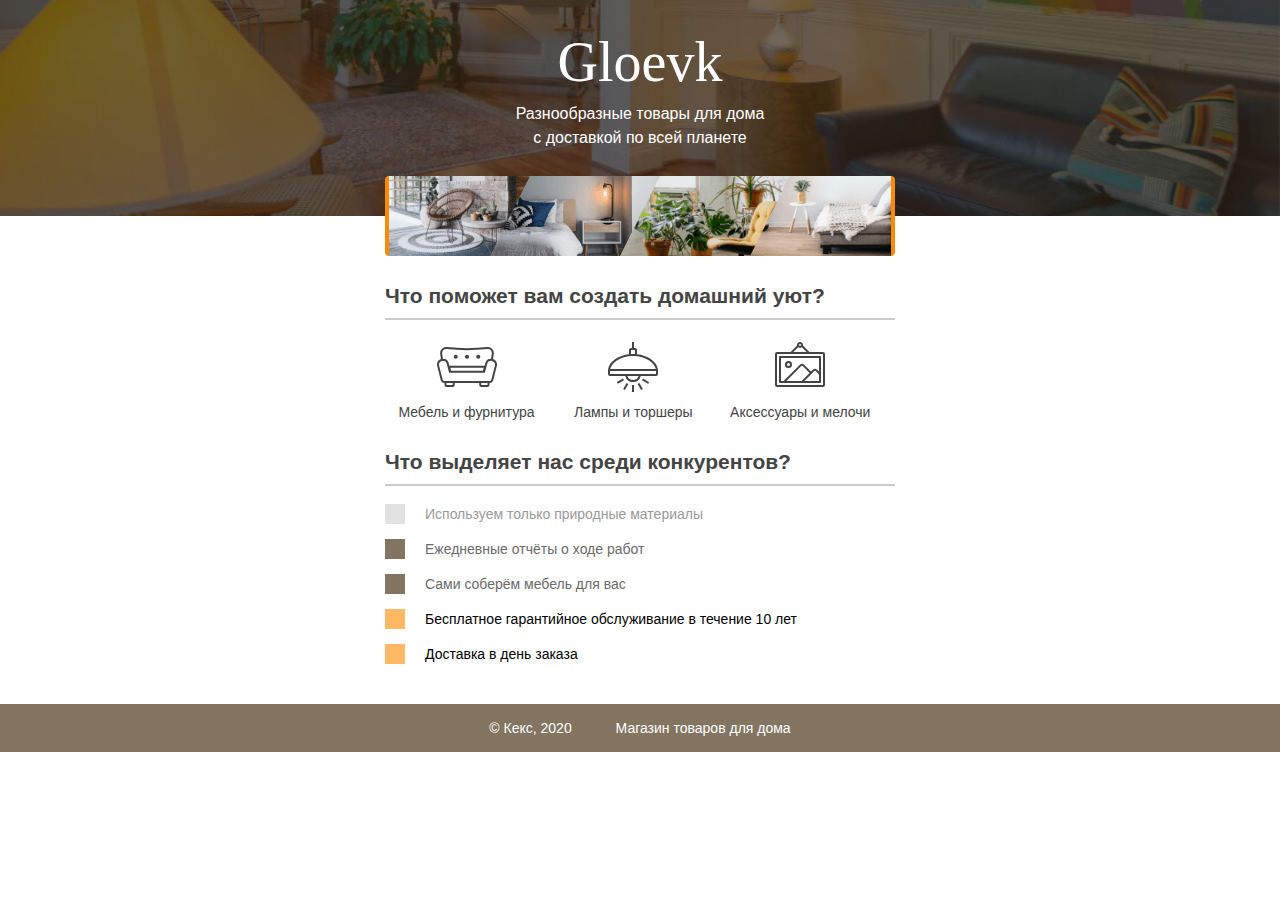
<file: source/project-gloevk/index.html>
<!DOCTYPE html>
<html lang="ru">
  <head>
    <meta charset="utf-8">
    <title>Магазин товаров для дома</title>
    <link rel="stylesheet" href="style.css">
  </head>
  <body>
    <header class="site-header">
      <div class="container">
        <h1>Gloevk</h1>
        <p>Разнообразные товары для дома с доставкой по всей планете</p>
        <img src="img/gloevk-examples.png" width="510" height="80" alt="Примеры интерьеров">
      </div>
    </header>

    <section class="features">
      <h2>Что поможет вам создать домашний уют?</h2>
      <p class="feature-furniture">Мебель и фурнитура</p>
      <p class="feature-lighting">Лампы и торшеры</p>
      <p class="feature-accessories">Аксессуары и мелочи</p>
    </section>

    <section class="advantages">
      <h2>Что выделяет нас среди конкурентов?</h2>
      <ul class="advantages-list">
        <li class="advantages-item">Используем только природные материалы</li>
        <li class="advantages-item standard">Ежедневные отчёты о ходе работ</li>
        <li class="advantages-item standard">Сами соберём мебель для вас</li>
        <li class="advantages-item vip">Бесплатное гарантийное обслуживание в течение 10 лет</li>
        <li class="advantages-item vip">Доставка в день заказа</li>
      </ul>
    </section>

    <footer class="site-footer">
      <div class="container">
        <p>© Кекс, 2020</p>
        <p>Магазин товаров для дома</p>
      </div>
    </footer>
  </body>
</html>
</file>
<file: style.css>
body {
  margin: 0;
  min-width: 960px;
  font-family: "Montserrat", "Helvetica", "Arial", sans-serif;
  font-size: 16px;
  line-height: 32px;
  color: #222222;
  background-color: #f2f4f6;
  background-image: url("img/hero-bg.jpg");
  background-repeat: no-repeat;
  background-position: top center;
}

.container {
  max-width: 928px;
  margin: 0 auto;
  padding: 0 16px;
}

.page-header {
  margin: 0 0 160px;
  padding: 32px 0 32px;
}

.page-header .container,
.page-footer .container {
  max-width: 1408px;
  text-align: right;
}

.page-header a {
  margin-left: 56px;
  color: #5b87bb;
  text-decoration: none;
  background-repeat: no-repeat;
  background-position: left;
}

.header-email {
  padding-left: 30px;
  background-image: url("img/icon-email-header.svg");
}

.header-phone {
  padding-left: 25px;
  background-image: url("img/icon-phone-header.svg");
}

.hero-image {
  margin-bottom: 620px;
}

.hero-image .container {
  max-width: 1408px;
  text-align: center;
}

.heading {
  margin: 0 0 16px;
  font-family: "Old Standard TT", "Times", "Times New Roman", serif;
  font-size: 88px;
  line-height: 96px;
  font-weight: 400;
}

.hero-image p {
  margin: 0;
  font-size: 32px;
  line-height: 48px;
}

.intro {
  margin: 0 0 120px;
}

.subheading {
  margin: 0 0 56px;
  font-family: "Old Standard TT", "Times", "Times New Roman", serif;
  font-size: 64px;
  line-height: 80px;
  font-weight: 400;
  text-align: center;
}

.user-image {
  margin: 0 0 32px;
  text-align: center;
}

.intro h3,
.portfolio h3 {
  margin: 0 0 12px;
  font-size: 28px;
  line-height: 40px;
  font-weight: 500;
}

.intro p {
  margin: 0 0 32px;
}

.skills-list {
  margin: 0;
  padding: 0;
}

.skills-list dt {
  padding-left: 32px;
  background-repeat: no-repeat;
  background-position: left;
}

.skill-html {
  background-image: url("img/icon-html.svg");
}

.skill-css {
  background-image: url("img/icon-css.svg");
}

.skill-js {
  background-image: url("img/icon-js.svg");
}

.level {
  margin: 4px 0 16px;
  padding: 0;
  height: 14px;
  font-size: 0;
  background-color: #ffffff;
  border: 1px solid #86c3fa;
  border-radius: 8px;
}

.level div {
  margin: 1px;
  height: 12px;
  background-color: #a8bd60;
  border-radius: 6px;
}

.portfolio {
  margin: 0 0 120px;
}

.projects {
  margin: 0;
  padding: 0;
  list-style: none;
}

.projects li {
  margin: 0 0 80px;
}

.project-image {
  margin: 0 0 24px;
  text-align: center;
}

.projects p {
  margin: 0 0 24px;
}

.button {
  padding: 6px 20px;
  display: inline-block;
  vertical-align: baseline;
  text-decoration: none;
  text-transform: uppercase;
  border-radius: 4px;
  background-color: #5b87bb;
  color: #ffffff;
}

.page-footer {
  padding: 40px 0;
  background-color: #9c673e;
}

.page-footer a {
  margin-left: 56px;
  color: #ffffff;
  text-decoration: none;
  background-repeat: no-repeat;
  background-position: left;
}

.footer-email {
  padding-left: 30px;
  background-image: url("img/icon-email-footer.svg");
}

.footer-phone {
  padding-left: 25px;
  background-image: url("img/icon-phone-footer.svg");
}

.divider {
  width: 100%;
  height: 1px;
  background-color: #777777;
  margin-top: 30px;
  margin-bottom: 30px;
}
</file>
<file: webbuster/css/style.css>
html {
	box-sizing: border-box;
}

*,
*::before,
*::after {
	box-sizing: inherit;
}

a {
	color: inherit;
	text-decoration: none;
}

img {
	max-width: 100%;
}

body {
	font-family: 'Nunito', 'font', sans-serif;
  font-size: 14px;
  color: #415167;
  font-weight: 700;
  background-color: #F2F2F2;
}

.coffee__container {
  padding: 88px 128px;
  width: 100%;
}

.slogan {
  text-align: center;
  font-weight: 600;
  font-size: 20px;
  line-height: 120%;
}

.title {
  margin: 0;
  margin-top: 6px;
  text-align: center;
  font-family: 'Montserrat', 'font', sans-serif;
  font-weight: 900;
  font-size: 30px;
  line-height: 113%;
}

.items__list {
  display: flex;
  justify-content: space-between;
}

.coffee__item {
  margin-top: 64px;
  display: grid;
  padding: 42px;
  width: 25vw;
  background-color: #fff;
  box-shadow: 0px 4px 30px rgba(0, 0, 0, 0.1);
}

.coffee__item:not(:last-child) {
  margin-right: 30px;
}

.coffee__price {
  margin-top: 34px;
  display: flex;
  justify-content: flex-start;
  align-items: center;
}

.actual__price {
  margin-right: 10px;
  font-weight: 600;
  font-size: 20px;
  line-height: 120%;
  color: #C7A17A;
}

.invalid__price {
  line-height: 16px;
  text-decoration-line: line-through;
}

.subtitle {
  font-size: 20px;
  line-height: 117%;
  color: #232C38;
}

.coffee__description {
  font-weight: 300;
  font-size: 16px;
  line-height: 22px;
  color: #151D28;
}

.btn {
  width: 134px;
  height: 32px;
  background-color: #C7A17A;
  border: none;
  border-radius: 19px;
  font-size: 16px;
  line-height: 22px;
  text-align: center;
  color: #F9FBFF;
}

.btn:hover {
  cursor: pointer;
  background-color: #415167;
}

.grow {
  transition: all .2s ease-in-out;
  }

.grow:hover {
  transform: scale(1.1);
}

.remodal {
  position: fixed;
  z-index: 5;
  top: 15%;
  left: 35%;
  padding: 52px;
  width: 500px;
  max-width: 30vw;
  height: 500px;
  background-color: #F9F5E8;
  box-shadow: 0px 4px 30px rgba(0, 0, 0, 0.1);
}

.modal__form {
  margin: 0;
  padding: 0;
  display: flex;
  flex-direction: column;
  align-items: center;
  text-align: center;
}

.put__name, .put__phone {
  margin: 0;
  padding: 0;
  margin-top: 30px;
  padding: 13px;
  width: 100%;
  text-align: start;
  font-weight: 300;
  font-size: 16px;
  line-height: 22px;
  color: #151D28;
  border: 1px solid #EDF0F5;
}

.btn__submit {
  margin-top: 30px;
}

.remodal__close {
  margin: 0;
  padding: 0;
  margin-left: 90%;
  width: 32px;
  height: 32px;
  background-color: transparent;
  border: 1px solid #415167;
  background-image: url("../img/close.png");
  background-repeat: no-repeat;
  background-position: 50% 50%;
  opacity: 0.6;
  border-radius: 50%;
}

.remodal__close:hover {
  cursor: pointer;
  background-color: #fff;
}

.invisible {
  display: none;
}

@media (max-width: 1360px) {

  .coffee__container {
    padding: 80px;
  }

  .items__list {
    display: grid;
    grid-template-columns: repeat(2, 1fr);
    grid-column-gap: 30px;
  }

  .coffee__item {
    width: 100%;
    max-width: 360px;
  }

  .coffee__item:not(:last-child) {
    margin-right: 0;
  }

}

@media (max-width: 800px) {

  .coffee__container {
    padding: 60px 0;
  }

  .items__list {
    display: flex;
    flex-direction: column;
    align-items: center;
  }

  .coffee__item {
    display: flex;
    flex-direction: column;
    align-items: center;
    text-align: center;
  }

  .grow {
    transform: none;
  }

}
</file>
<file: source/block/style.css>
* {
    box-sizing: border-box;
}

section.block {
    max-width: 1140px;
    margin: 0;
    padding: 50px 24px 50px 50px;
    font-family: Roboto, sans-serif;
    color: #131718;
    border: 1px solid #C4C4C4;
    border-radius: 10px;
}

section header {
    margin: 0;
    font-size: 18px;
}

section header p {
    margin-top: 0;
}

section header ul.filing-an-appeal {
    list-style: none;
}

.filing-an-appeal li {
    position: relative;
}

.filing-an-appeal li::before {
    content: '';
    width: 8px;
    height: 8px;
    background-color: #EC1630;
    border-radius: 50%;
    position: absolute;
    top: 10px;
    left: -15px;
}

section main {
    width: 100%;
    display: flex;
    justify-content: space-between;
    margin-top: 25px;
    padding-right: 30px;
}

section main .container {
    margin-bottom: 25px;
}

section main .download {
    max-width: 229px;
}

section main .upload, section main .payment {
    max-width: 274px;
}

section main .container .forms {
    display: flex;
    justify-content: space-evenly;
}

section main .container .instruction {
    text-align: center;
    min-height: 82px;
    padding-bottom: 23px;
}

section main .container .instruction p {
    padding: 0;
}

section main .container .instruction span {
    display: block;
    text-transform: uppercase;
}

section main .container .instruction:not(span) {
    padding-left: 15px;
    padding-right: 15px;
}

section main .container .forms .form {
    width: 80px;
    height: 100px;
    border: 5px solid #C4C4C4;
    border-radius: 10px;
    text-align: center;
    vertical-align: bottom;
    color: #EC1630;
    font-size: 12px;
    text-decoration: underline;
    position: relative;
    display: flex;
    flex-direction: column;
    justify-content: end;
}

section main .container .forms .form a {
    cursor: pointer;
}

section main .container .forms {
    display: flex;
    margin-left: 10px;
}

section main .container .forms-pdf {
    justify-content: space-between;
}

section main .container .forms-loading {
    justify-content: space-evenly;
}

section main .container .forms .form a {
    margin-bottom: 10px;
}

section main .container .forms .pdf::after {
    content: '';
    width: 34px;
    height: 34px;
    border: 2px solid #C4C4C4;
    border-radius: 50%;
    background-image: url("img/download.png");
    background-color: #EC1630;
    background-repeat: no-repeat;
    background-position: 50% 50%;
    position: absolute;
    top: -20px;
    left: 55px;
}

section main .container .forms-loading .form {
    background-image: url("img/two.png");
    background-repeat: no-repeat;
    background-position: 50% 50%;
}

section main .container .forms-loading .form input, section main .container .forms-loading .form.has-file input {
    display: none;
}

section main .container .forms-loading .form label {
    display: block;
    width: 34px;
    height: 34px;
    background-image: url("img/plus.png");
    background-repeat: no-repeat;
    background-position: 50% 50%;
    border: 2px solid #C4C4C4;
    border-radius: 50%;
    background-color: #EC1630;
    position: absolute;
    top: -20px;
    left: 55px;
}

section main .container .forms-loading .form.has-file {
    background-image: url("img/ready.png");
    background-repeat: no-repeat;
    background-position: 50% 50%;
}

section main .container .forms-loading .form.has-file label {
    display: block;
    width: 34px;
    height: 34px;
    background-image: url("img/pencil.png");
    background-repeat: no-repeat;
    background-position: 50% 50%;
    border: 2px solid #C4C4C4;
    border-radius: 50%;
    background-color: #EC1630;
    position: absolute;
    top: -20px;
    left: 55px;
}

section main .container .pdf:first-child {
    background-image: url("img/pdf1.png");
    background-repeat: no-repeat;
    background-position: top 5px left 5px;
}

section main .container .pdf:last-child {
    background-image: url("img/pdf2.png");
    background-repeat: no-repeat;
    background-position: top 5px left 5px;
}

section main .payment .instruction .price {
    font-size: 12px;
    color: #EC1630;
}

section main .payment button {
    width: 245px;
    height: 36px;
    background-color: #EC1630;
    border-radius: 25px;
    border: none;
    color: #ffffff;
    font-size: 14px;
    text-transform: uppercase;
}

section footer {
    margin-top: 25px;
    width: 100%;
    background-color: #EEEEEE;
    border: 1px solid #EC1630;
    font-size: 12px;
    padding: 10px;
}

section footer p {
    margin: 0;
}

@media screen and (max-width: 900px) {
    section main {
        flex-direction: column;
        align-items: center;
    }
}

@media screen and (max-width: 500px) {
    section.block {
        padding: 10px;
    }

    section main {
        padding: 0;
    }
}
</file>
<file: source/processing24/css/style.css>
html {
	box-sizing: border-box;
  font-size: 12px;
}

*,
*::before,
*::after {
	box-sizing: inherit;
}

a {
	color: inherit;
	text-decoration: none;
}

img {
	max-width: 100%;
}

body {
	font-family: 'Montserrat', 'font', sans-serif;
  color: #000;
  font-weight: 600;
  background-color: #fff;
}

.page_container {
  width: 100%;
}

.container {
  margin: 0;
  padding: 0;
  padding-left: 160px;
  padding-right: 160px;
  width: 100%;
}

.flex {
  display: flex;
  justify-content: space-between;
  align-items: center;
  vertical-align: middle;
  flex-wrap: wrap;
}

.pre_header {
  padding-top: 8px;
  padding-bottom: 8px;
}

.phone_number {
  margin-right: 35px;
  font-size: 1.5rem; /* font-size: 18px; */
  line-height: 22px;
}

.pre_header_contacts {
  position: relative;
}

.pre_header_contacts img {
  position: absolute;
  left: -30px;
}

.btn {
  margin: 0;
  padding: 0;
  width: 176px;
  height: 46px;
  cursor: pointer;
  background-color: #098FCF;
  border: none;
  font-size: 1.083rem; /* font-size: 13px; */
  line-height: 16px;
  text-align: center;
  vertical-align: middle;
  color: #fff;
}

.btn:hover {
	background: rgba(0,0,0,0);
	color: #3a7999;
	box-shadow: inset 0 0 0 3px #3a7999;
}

.btn_user {
  position: relative;
  padding-left: 17px;
  margin-left: -5px;
}

.btn_user img {
  position: absolute;
  left: 15px;
  margin-right: 13.33px;
}

.header_categories {
  padding-top: 21px;
  padding-bottom: 21px;
  background-color: #f9f9f9;
}

.header_categories_list {
  list-style: none;
  margin: 0;
  padding: 0;
  display: flex;
  justify-content: start;
  font-size: 1.25rem; /* font-size: 15px; */
  line-height: 18px;
}

.header_categories_item:hover, .phone_number:hover, .icon_phone:hover {
  cursor: pointer;
  color: #098FCF;
}

.header_categories_item:first-child, .header_categories_item:nth-child(4) {
  margin-right: 40px;
}

.header_categories_item:nth-child(2), .header_categories_item:nth-child(3), .header_categories_item:nth-child(5) {
  margin-right: 60px;
}

.header_categories_item:last-child {
  margin-right: 0;
}

.dropdown {
  position: relative;
}

.dropdown img {
  position: absolute;
  right: -20px;
  bottom: 4px;
}

.main {
  margin: 0;
  padding: 0;
  margin-top: 90px;
}

.headline {
  margin: 0;
  padding: 0;
  font-weight: 700;
  font-size: 4rem; /* font-size: 48px; */
  line-height: 59px;
}

.quick_order {
  margin: 0;
  padding: 0;
  margin-top: 48px;
  padding: 49px 0 46.5px 96px;
  box-shadow: 0px 4px 30px rgba(0, 0, 0, 0.1);
}

.subtitle {
  margin: 0;
  padding:0;
  font-weight: 700;
  font-size: 3rem; /* font-size: 36px; */
  line-height: 44px;
  text-align: start;
}

.blue {
  color: #098FCF;
}

.forms_for_quick_order {
  margin-top: 30px;
  display: flex;
  justify-content: flex-start;
  align-items: flex-end;
}

.input {
  margin: 0;
  padding: 0;
  margin-right: 14px;
  width: 273px;
}

.form_label {
  font-weight: 500;
  font-size: 1rem;  /* font-size: 12px; */
  line-height: 15px;
}

.form {
  margin: 0;
  padding: 0;
  margin-top: 8px;
  padding: 13px 15px 16px 15px;
  width: 273px;
  height: 46px;
  text-align: start;
  font-weight: 400;
  font-size: 1.166rem; /* font-size: 14px; */
  line-height: 17px;
  color: #565656;
  border: 1px solid #D5D5D5;
}

.to_order_fuel {
  width: 258px;
}

.label_for_agreement {
  font-weight: 400;
  font-size: 1.166rem; /* font-size: 14px; */
  line-height: 17px;
}

#agreement {
  display: none;
}

#agreement ~ .label_for_agreement::before {
  content: '';
  text-align: center;
  color: #fff;
  line-height: 1em;
  width: 20px;
  height: 20px;
  border: 1px solid #d5d5d5;
  margin-top: 33.5px;
  margin-right: 16px;
  display: inline-block;
}

#agreement:checked ~ .label_for_agreement::before {
  background: url("../img/checked.png") no-repeat;
  background-position: 50% 50%;
}

.fuel_cost_container {
  margin-top: 100px;
}

.table_fuel_cost_caption {
  margin: 0;
  padding: 0;
  margin-top: 48px;
  width: 100%;
}

.table_caption_cell {
  margin: 0;
  padding: 0;
  padding: 16px 20px;
  vertical-align: text-top;
  text-align: start;
}

.table_fuel_cost {
  width: 100%;
  font-size: 1.083rem; /* font-size: 13px; */
  line-height: 16px;
  text-align: start;
  border-collapse: collapse;
}

.table_caption_row {
  margin: 0;
  padding: 0;
  height: 56px;
  background-color: #043c77;
  color: #fff;
  border-bottom: 20px solid #fff;
}

.table_cell {
  margin: 0;
  padding: 0;
  padding: 16px 20px;
  vertical-align: text-top;
  text-align: start;
  border: 1px solid #e7e7e7;
  font-size: 1.083rem; /* font-size: 13px; */
  line-height: 16px;
  width: 20%;
}

.blue_rowspan {
  margin: 0;
  background-color: #098FCF;
  font-weight: 700;
  font-size: 2rem; /* font-size: 24px; */
  line-height: 29px;
  color: #fff;
}

.table_fuel_cost:last-child {
  margin-top: 20px;
}

.table_caption_cell {
  width: 20%;
}

.fuel_delivery_container {
  margin-top: 100px;
  padding-top: 74px;
  padding-bottom: 74px;
  background-color: #f9f9f9;
}

.order_and_total_price {
  display: flex;
}

.order_forms {
  margin: 0;
  margin-top: 34px;
  margin-right: 71px;
  display: grid;
  grid-row-gap: 8px;
}

input[type=range] {
  -webkit-appearance: none;
  margin-top: -10px;
  width: 100%;
  height: 1px;
  border: 1px solid #098FCF;
  background-color: #fff;
}

input[type='range']::-webkit-slider-thumb {
  -webkit-appearance: none;
  background-color: #098FCF;
  border: 1px solid #098FCF;
  width: 16px;
  height: 16px;
  border-radius: 10px;
  cursor: pointer;
}

.grid_form {
  margin: 0;
  display: grid;
}

.label {
  margin: 0;
}

.order_form {
  margin: 0;
  width: 409px;
  background-color: #fff;
}

.form_number {
  margin-bottom: 0;
}

.form_range {
  margin: 0;
  padding: 0;
}

.total_card {
  margin: 0;
  padding: 0;
  margin-top: 34px;
  padding: 40px;
  display: grid;
  grid-row-gap: 16px;
  width: 100%;
  background: #fff;
  box-shadow: 0px 4px 30px rgba(0, 0, 0, 0.1);
}

.total_card h3 {
  margin: 0;
  padding: 0;
  font-weight: 500;
  font-size: 2rem; /* font-size: 24px; */
  line-height: 29px;
  text-align: start;
}

.total_price {
  margin: 0;
  padding: 0;
  padding-top: 16px;
  border-top: 1px solid #E7E7E7;
}

.price_name, .price {
  font-weight: 400;
  font-size: 1.33rem; /* font-size: 16px; */
  line-height: 140%;
}

.desc {
  font-weight: 400;
  font-size: 1rem; /* font-size: 12px; */
  line-height: 15px;
  color: #565656;
}

.strong_price {
  font-size: 1.5rem; /* font-size: 18px; */
  line-height: 22px;
}

.working_process_container {
  padding-top: 100px;
  padding-bottom: 100px;
}

.working_process_cards {
  margin: 0;
  padding: 0;
  margin-top: 48px;
}

.working_process_card {
  position: relative;
  margin: 0;
  padding: 0;
  padding: 30px;
  width: 353px;
  height: 394px;
  background-color: #043c77;
  color: #fff;
  background-repeat: no-repeat;
  background-position: 10% 10%;
}

.grow {
  transition: all .2s ease-in-out;
  }

.grow:hover {
  transform: scale(1.1);
}

.first_step_card {
  background-image: url("../img/click.png");
}

.second_step_card {
  background-image: url("../img/icon_phone.png");
}

.last_step_card {
  background-image: url("../img/gas.png");
}

.first_step_card::after, .second_step_card::after {
  position: absolute;
  top: 20%;
  left: 75%;
  content: '';
  width: 59px;
  height: 14px;
  background-image: url("../img/vector_right.png");
  background-repeat: no-repeat;
}

.time {
  font-size: 1.25rem; /* font-size: 15px; */
  line-height: 18px;
  text-align: end;
}

.card_caption {
  margin: 0;
  padding: 0;
  margin-top: 76px;
  font-weight: 500;
  font-size: 1.75rem; /* font-size: 21px; */
  line-height: 26px;
}

.working_process_text {
  margin: 0;
  padding: 0;
  margin-top: 24px;
  font-weight: 400;
  font-size: 1.33rem; /* font-size: 16px; */
  line-height: 140%;
}

.working_process_note {
  font-weight: 400;
  font-size: 1rem; /* font-size: 12px; */
  line-height: 15px;
}

.benefits_container {
  padding-top: 80px;
  padding-bottom: 72px;
  background-color: #f9f9f9;
}

.benefits_cards {
  margin-top: 48px;
  flex-wrap: wrap;
}

.benefit_card {
  margin: 0;
  padding: 0;
  padding: 20px 20px 20px 84px;
  min-width: 353px;
  max-width: 354px;
  height: 138px;
  background-color: #fff;
  background-repeat: no-repeat;
  background-position: 8% 15%;
}

.benefit_caption {
  margin: 0;
  padding: 0;
  font-size: 1.25rem; /* font-size: 15px; */
  line-height: 18px;
}

.benefit_text {
  font-weight: 400;
  font-size: 1.166rem; /* font-size: 14px; */
  line-height: 17px;
  color: #565656;
}

.benefit_card:nth-child(4), .benefit_card:nth-child(5), .benefit_card:last-child {
  margin-top: 30px;
}

.first_benefit {
  background-image: url("../img/icon_certificate.png");
}

.second_benefit {
  background-image: url("../img/icon_clock.png");
}

.third_benefit {
  background-image: url("../img/ruble.png");
}

.fourth_benefit {
  background-image: url("../img/place.png");
}

.fifth_benefit {
  background-image: url("../img/shield.png");
}

.last_benefit {
  background-image: url("../img/way.png");
}

.certificates_container {
  padding-top: 100px;
  padding-bottom: 100px;
}

.certificates {
  margin-top: 40px;
}

.arrow_btn {
  padding: 0;
  width: 56px;
  height: 56px;
  border: none;
  background-color: transparent;
}

#arrow_left_btn {
  margin-right: 16px;
}

.arrow_btn:hover {
  background-color: #e7e7e7;
}

.our_partners_container {
  padding-bottom: 152px;
}

.partners {
  margin: 0;
  padding: 0;
  margin-top: 40px;
  padding-bottom: 56px;
  align-items: flex-end;
  border-bottom: 1px solid #e7e7e7;
}

.dots {
  display: flex;
  justify-content: center;
}

.dot {
  margin-top: 46px;
  height: 8px;
  width: 8px;
  background-color: #098fcf;
  border-radius: 50%;
  display: inline-block;
}

.dot:not(:last-child) {
  margin-right: 46px;
}

.reviews_container {
  position: relative;
  padding-top: 86px;
  padding-bottom: 80px;
  background-color: #f9f9f9;
}

#btn_arrow_left {
  margin-right: 16px;
}

.reviews_cards {
  margin-top: 54px;
}

.review_card {
  position: relative;
  margin: 0;
  padding: 0;
  padding: 40px;
  max-width: 545px;
  min-height: 368px;
  background-color: #fff;
}

.review_card:first-child {
  margin-right: 30px;
}

.author {
  margin: 0;
  padding: 0;
  font-size: 1.25rem; /* font-size: 15px; */
  line-height: 18px;
}

.place_of_work, .copyright {
  margin: 0;
  padding: 0;
  margin-top: 12px;
  font-weight: 500;
  font-size: 1rem;  /* font-size: 12px; */
  line-height: 15px;
  color: #565656;
}

.quote {
  margin: 0;
  padding: 0;
  margin-top: 40px;
  font-weight: 400;
  font-size: 1.333rem; /* font-size: 16px; */
  line-height: 140%;
}

.more {
  position: absolute;
  bottom: 10%;
  font-size: 1.083rem; /* font-size: 13px; */
  line-height: 16px;
  color: #098fcf;
}

.read_all_reviews {
  display: flex;
  justify-content: center;
}

.all_reviews_btn {
  margin-top: 44px;
  text-align: center;
  width: 258px;
}

.questions_container {
  padding-top: 100px;
  padding-bottom: 100px;
  background-color: #043c77;
  color: #fff;
}

.questions_caption {
  margin: 0;
  padding: 0;
  text-align: center;
}

.questions_text {
  margin: 0;
  padding: 0;
  margin-top: 48px;
  text-align: center;
  font-weight: 400;
  font-size: 1.333rem;  /* font-size: 16px; */
  line-height: 140%;
}

.feedback_forms {
  justify-content: center;
  margin-top: 40px;
  align-items: flex-end;
}

.feedback_form {
  margin-right: 30px;
}

.call_me {
  width: 258px;
}

.questions_text_note {
  margin: 0;
  padding: 0;
  margin-top: 40px;
  text-align: center;
  font-weight: 400;
  font-size: 1rem;  /* font-size: 12px; */
  line-height: 15px;
}

.questions_link {
  text-decoration: underline;
}

.page_footer {
  padding-top: 100px;
  padding-bottom: 100px;
  align-items: flex-end;
  background-color: #f9f9f9;
}

.footer_menu {
  margin: 0;
  padding: 0;
  list-style: none;
}

.footer_menu:first-child {
  margin-right: 90px;
}

.footer_categories {
  align-items: flex-start;
}

.post_footer {
  padding-bottom: 12px;
}

.post_footer_text {
  margin: 0;
  padding: 0;
  margin-top: 12px;
  font-weight: 500;
  font-size: 1rem; /* font-size: 12px; */
  line-height: 15px;
}

@media (max-width: 1280px) {

html {
  font-size: 10px;
}

.forms_for_quick_order {
  display: grid;
  grid-row-gap: 1.5rem;
}

.desc {
  display: none;
}

input[type=range] {
  margin-top: 0;
}

}

@media (max-width: 1152px) {

.container {
  padding-left: 80px;
  padding-right: 80px;
}

}

@media (max-width: 1024px) {

  html {
    font-size: 9px;
  }

  .container {
    padding-left: 50px;
    padding-right: 50px;
  }

  .btn {
    width: 150px;
  }

  .phone_number, .header_categories_list {
    font-size: 1.1rem;
  }

  .order_forms {
    margin-right: 30px;
  }

  .partner:last-child {
    margin-top: 10px;
  }

  .benefit_card:not(:first-child) {
    margin-top: 10px;
  }

  .review_card:first-child {
    margin-right: 0;
  }

  .review_card:last-child {
    margin-top: 10px;
  }

  .hidden {
    display: none;
  }

  .working_process_cards, .benefits_cards, .partners, .reviews_cards {
    flex-direction: column;
    align-items: center;
  }

  .partner:not(:first-child) {
    margin-top: 10px;
  }

  .call_me {
    margin-top: 10px;
  }

}

@media (max-width: 800px) {

  html {
    font-size: 12px;
  }

  .container {
    padding-left: 20px;
    padding-right: 20px;
  }

  .headline, .subtitle {
    text-align: center;
  }

  .header_categories_list {
    display: grid;
    grid-template-columns: repeat(2, 1fr);
    row-gap: 10px;
  }

  .dropdown img {
    right: 140px;
  }

  .flex_arrows {
    flex-direction: column;
  }

  .arrows {
    margin-top: 10px;
  }

  .working_process_card:not(:first-child) {
    margin-top: 10px;
  }

}

@media (max-width: 768px) {

  html {
    font-size: 10px;
  }

  .container {
    padding-left: 10px;
    padding-right: 10px;
  }

  .pre_header {
    flex-direction: column;
  }

  .header_categories {
    display: flex;
    flex-direction: column;
    align-items: center;
  }

  .header_categories_list {
    text-align: center;
    grid-template-columns: repeat(1, 1fr);
  }

  .header_categories_item {
    /* margin-left: 20.83rem; */
    width: 140px;
  }

  .dropdown img {
    display: none;
  }

  .quick_order {
    padding: 10px;
  }

  .form {
    width: 220px;
  }

  .forms_for_quick_order {
    justify-content: center;
    text-align: flex-start;
  }

  .certificates {
   flex-direction: column;
  }

  .page_footer {
    flex-direction: column;
    align-items: center;
  }

  .footer_categories {
    margin-top: 10px;
  }

}

@media (max-width: 540px) {

  html {
    font-size: 6px;
  }

  .container {
    padding: 0 10px;
  }

  .headline {
    text-align: center;
    font-size: 3rem;
  }

  .subtitle {
    font-size: 2.5rem;
  }

  .forms_for_quick_order .input {
    display: grid;
  }

  .table_caption_cell, .table_cell {
    padding: 2px;
  }

  .table_fuel_cost {
    transform: scale(0.75);
  }

  .order_and_total_price {
    flex-direction: column;
    align-items: center;
  }

  .total_price {
    flex-direction: column;
    align-items: flex-start;
  }

  .working_process_cards {
    text-align: center;
  }

  .working_process_card {
    width: 70%;
  }

  .benefits_cards {
    display: grid;
  }

  .benefit_card {
    min-width: 250px;
    max-width: 300px;
  }

  .review_card {
    width: 300px;
  }

}
</file>
<file: source/project-gloevk/style.css>
body {
  margin: 0;
  padding: 0;
  font-family: "Arial", sans-serif;
  font-size: 14px;
  line-height: 20px;
  color: #444444;
}

h1 {
  width: 255px;
  margin: 0 auto 8px;
  font-family: "Georgia", serif;
  text-align: center;
  font-weight: normal;
  font-size: 56px;
  line-height: 64px;
}

h2 {
  border-bottom: 2px solid #cccccc;
  padding-bottom: 12px;
}

.container {
  width: 510px;
  margin: 0 auto;
  padding: 0 20px;
}

.site-header {
  min-width: 550px;
  height: 186px;
  margin-bottom: 70px;
  padding-top: 30px;
  background: #847462 no-repeat center url("img/gloevk-bg.jpg");
  background-size: cover;
  color: #ffffff;
}

.site-header p {
  width: 255px;
  margin: 0 auto 26px;
  text-align: center;
  font-size: 16px;
  line-height: 24px; 
}

.site-header img {
  display: block;
  margin: 0 auto;
}

.features {
  width: 510px;
  margin: 0 auto 30px;
  padding: 0 20px;
}

.features p {
  display: inline-block;
  vertical-align: top;
  width: 30%;
  margin: 0 5px;
  background-repeat: no-repeat;
  background-position: center top;
  text-align: center;
}

.feature-furniture {
  padding-top: 65px;
  background-image: url("img/furniture.svg");
}

.feature-lighting {
  padding-top: 65px;
  background-image: url("img/lighting.svg");
}

.feature-accessories {
  padding-top: 65px;
  background-image: url("img/accessories.svg");
}

.advantages {
  width: 510px;
  margin: 0 auto 40px;
  padding: 0 20px;
}

.advantages-list {
  padding: 0;
  list-style: none;  
}

.advantages-item {
  margin-bottom: 15px;
  padding-left: 20px;
  border-left: 20px solid #e2e2e2;
  color: #999999;
}

.standard {
  border-color: #847462;
  color: #6a6a6a;
}

.vip {
  border-color: #ffb864;
  color: #000000;
}

.site-footer {
  min-width: 550px;
  background-color: #847462;
  color: #ffffff;
}

.site-footer .container {
  text-align: center;
}

.site-footer p {
  display: inline-block;
  vertical-align: middle;
  padding: 0 20px;
}
</file>
